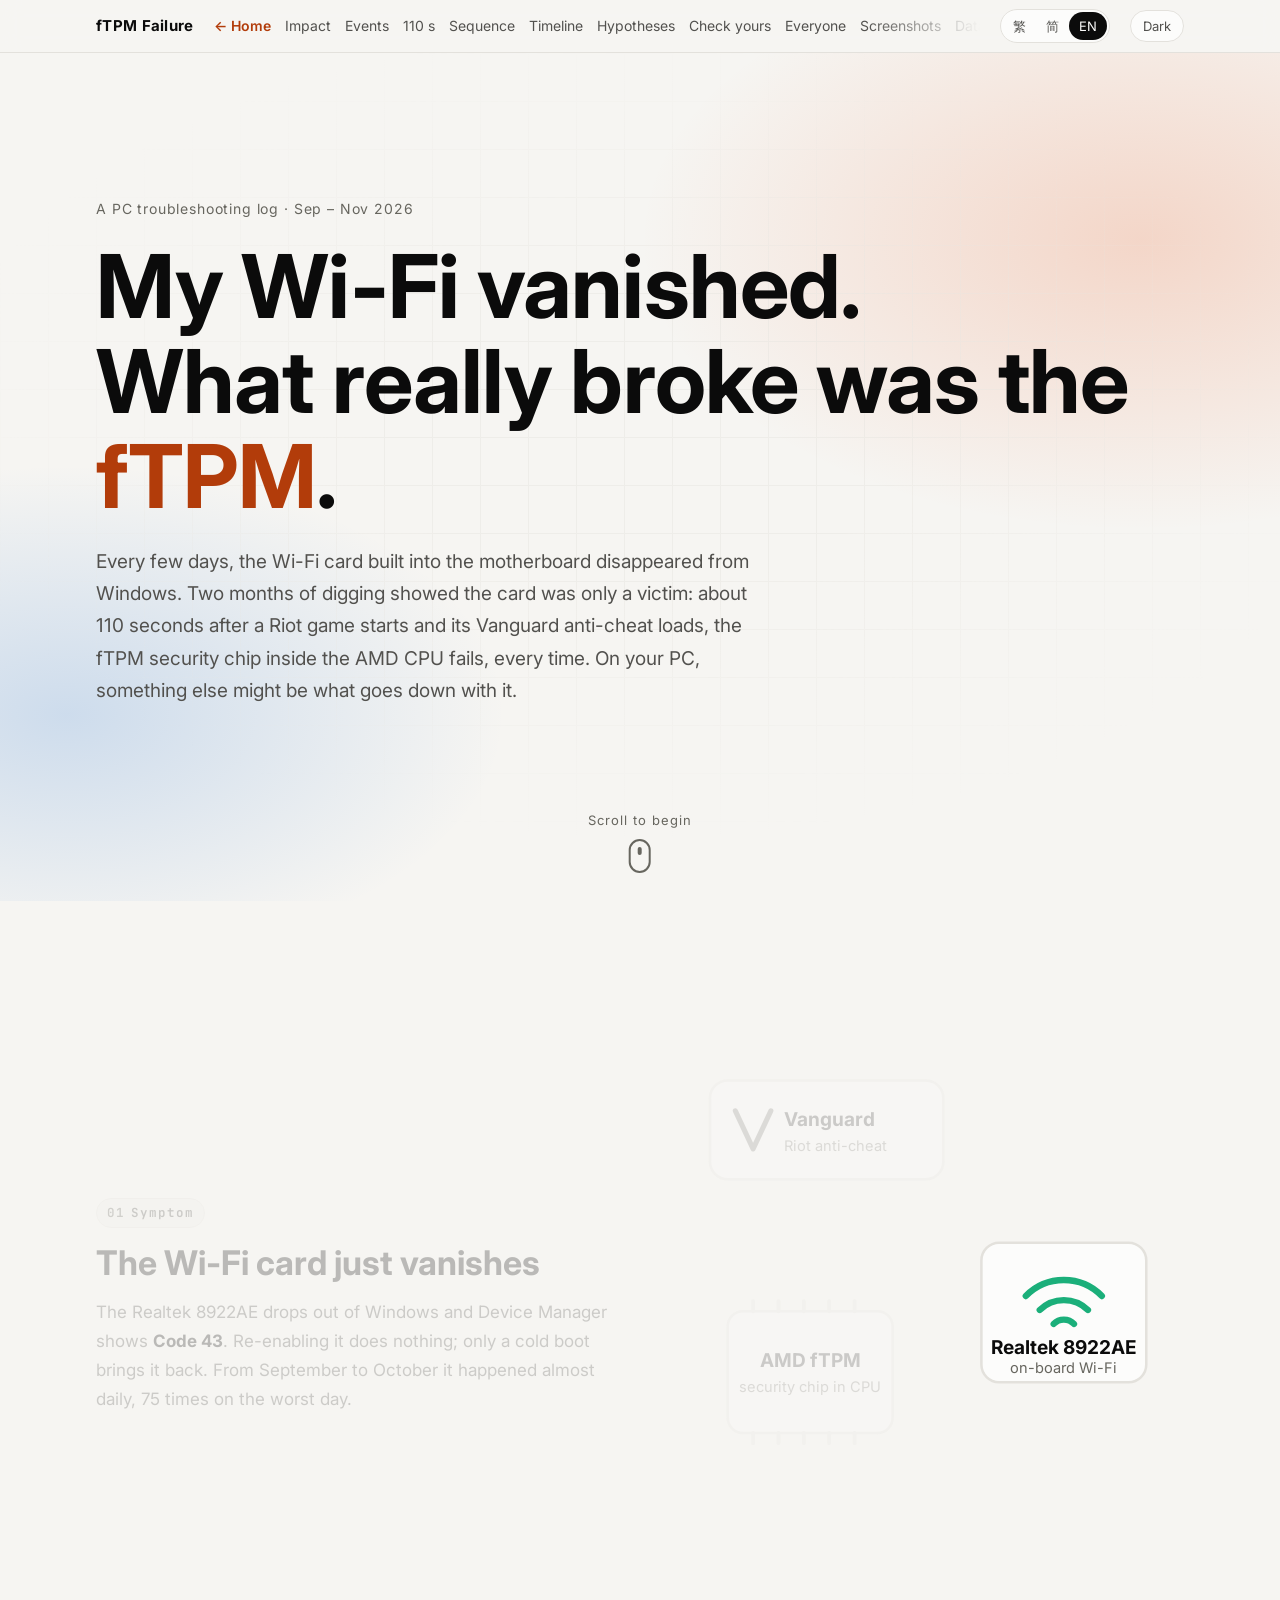
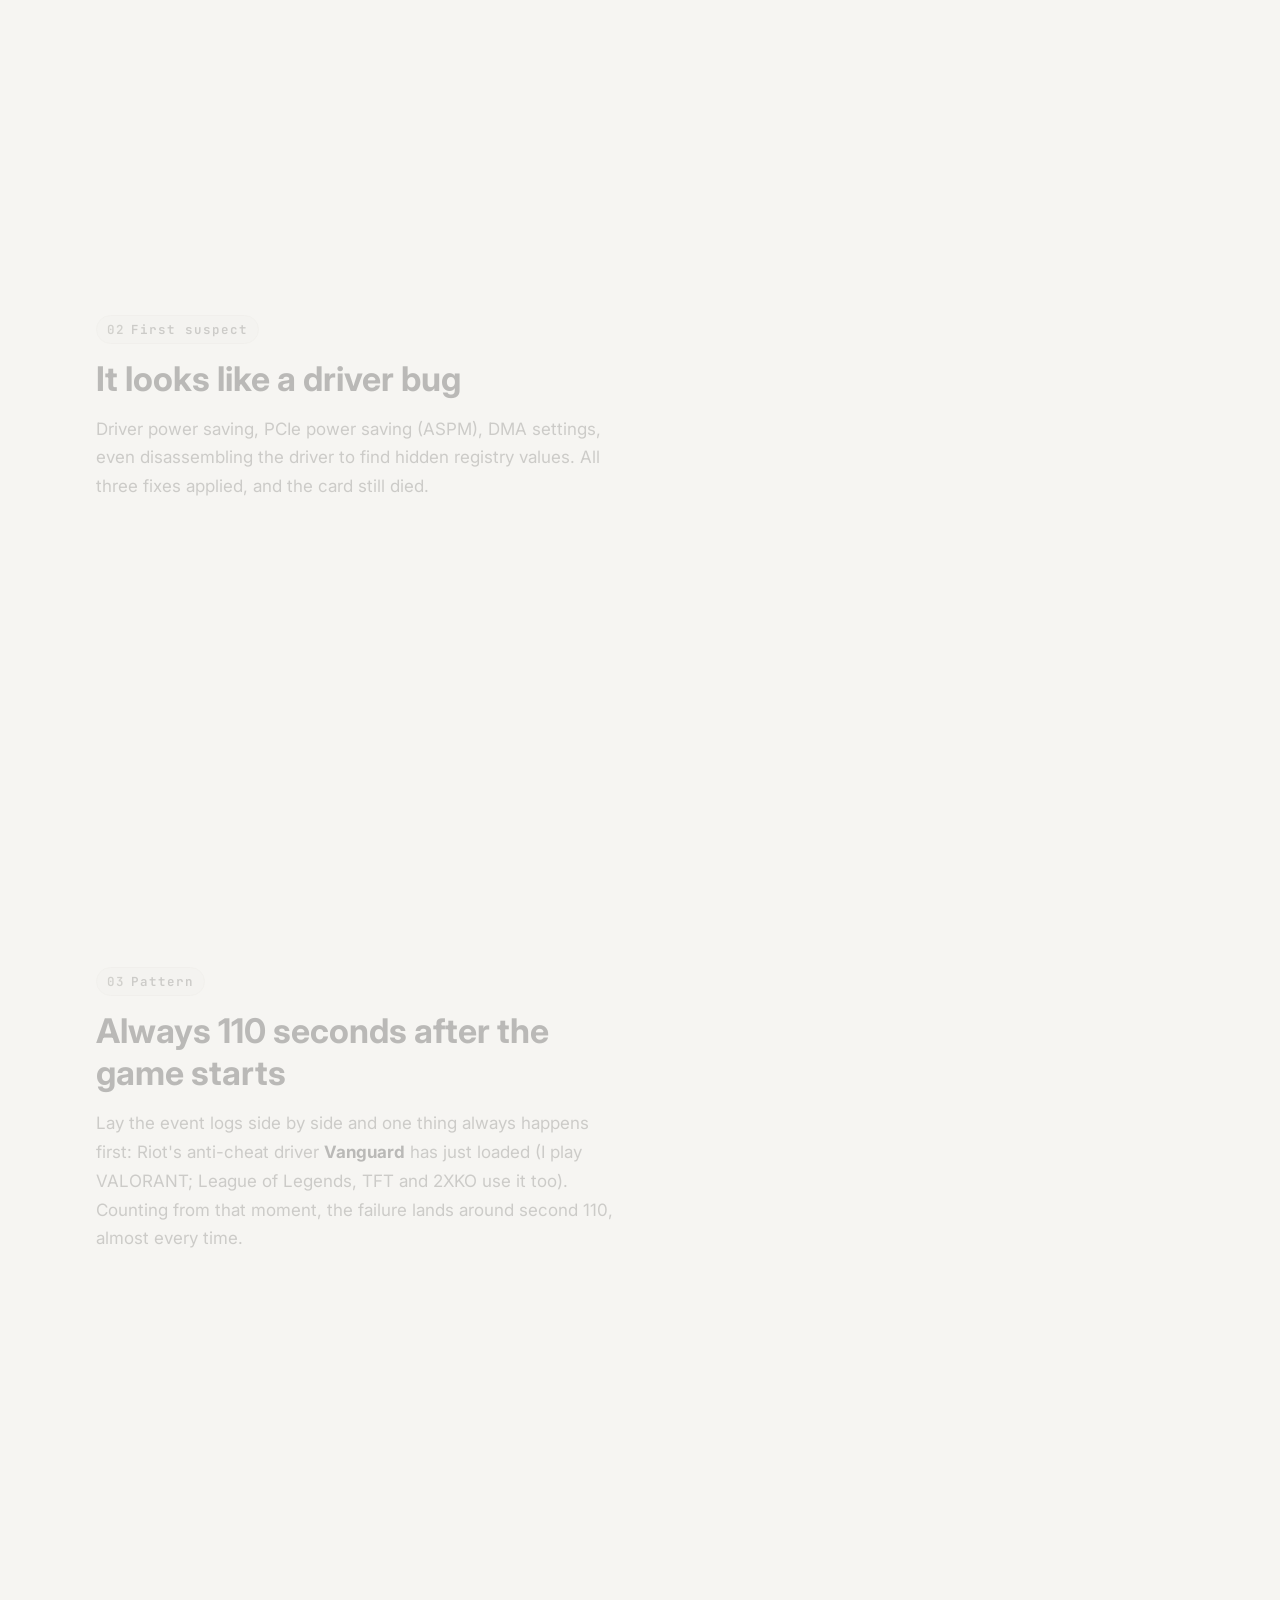
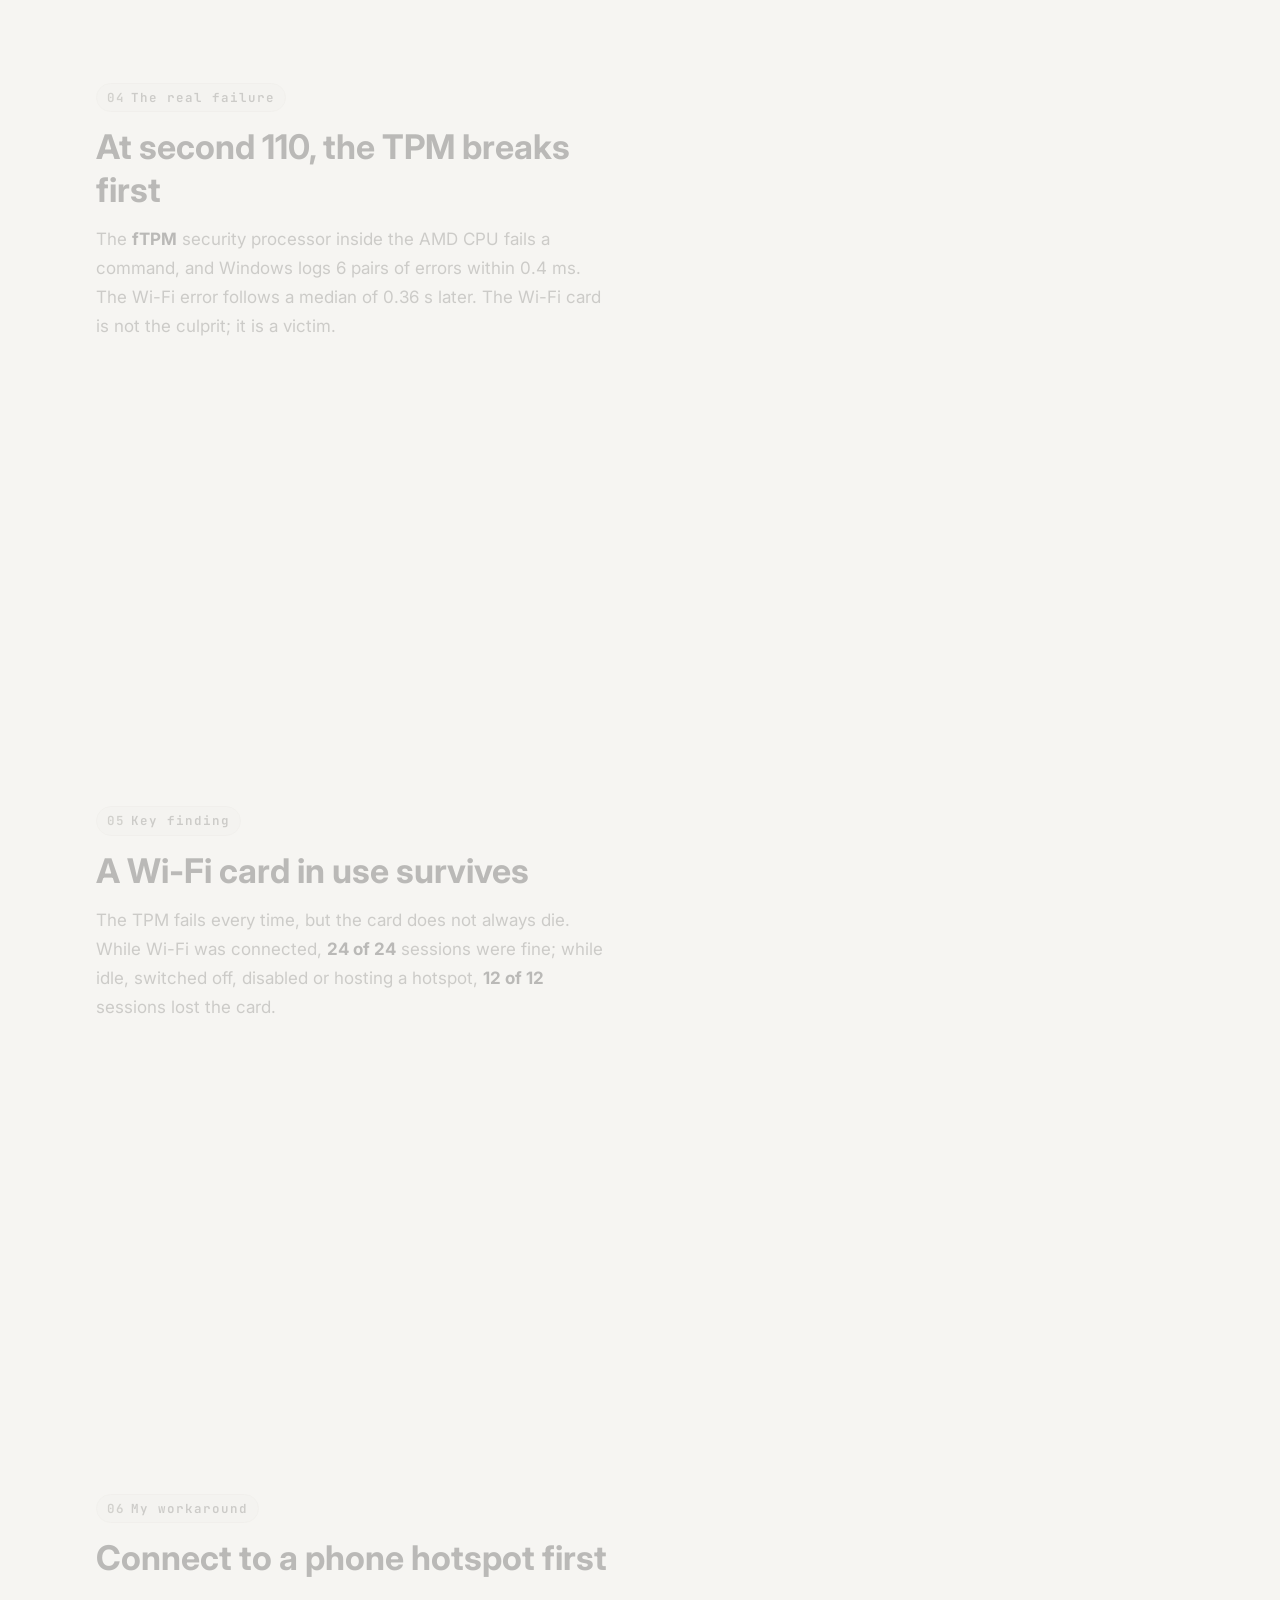
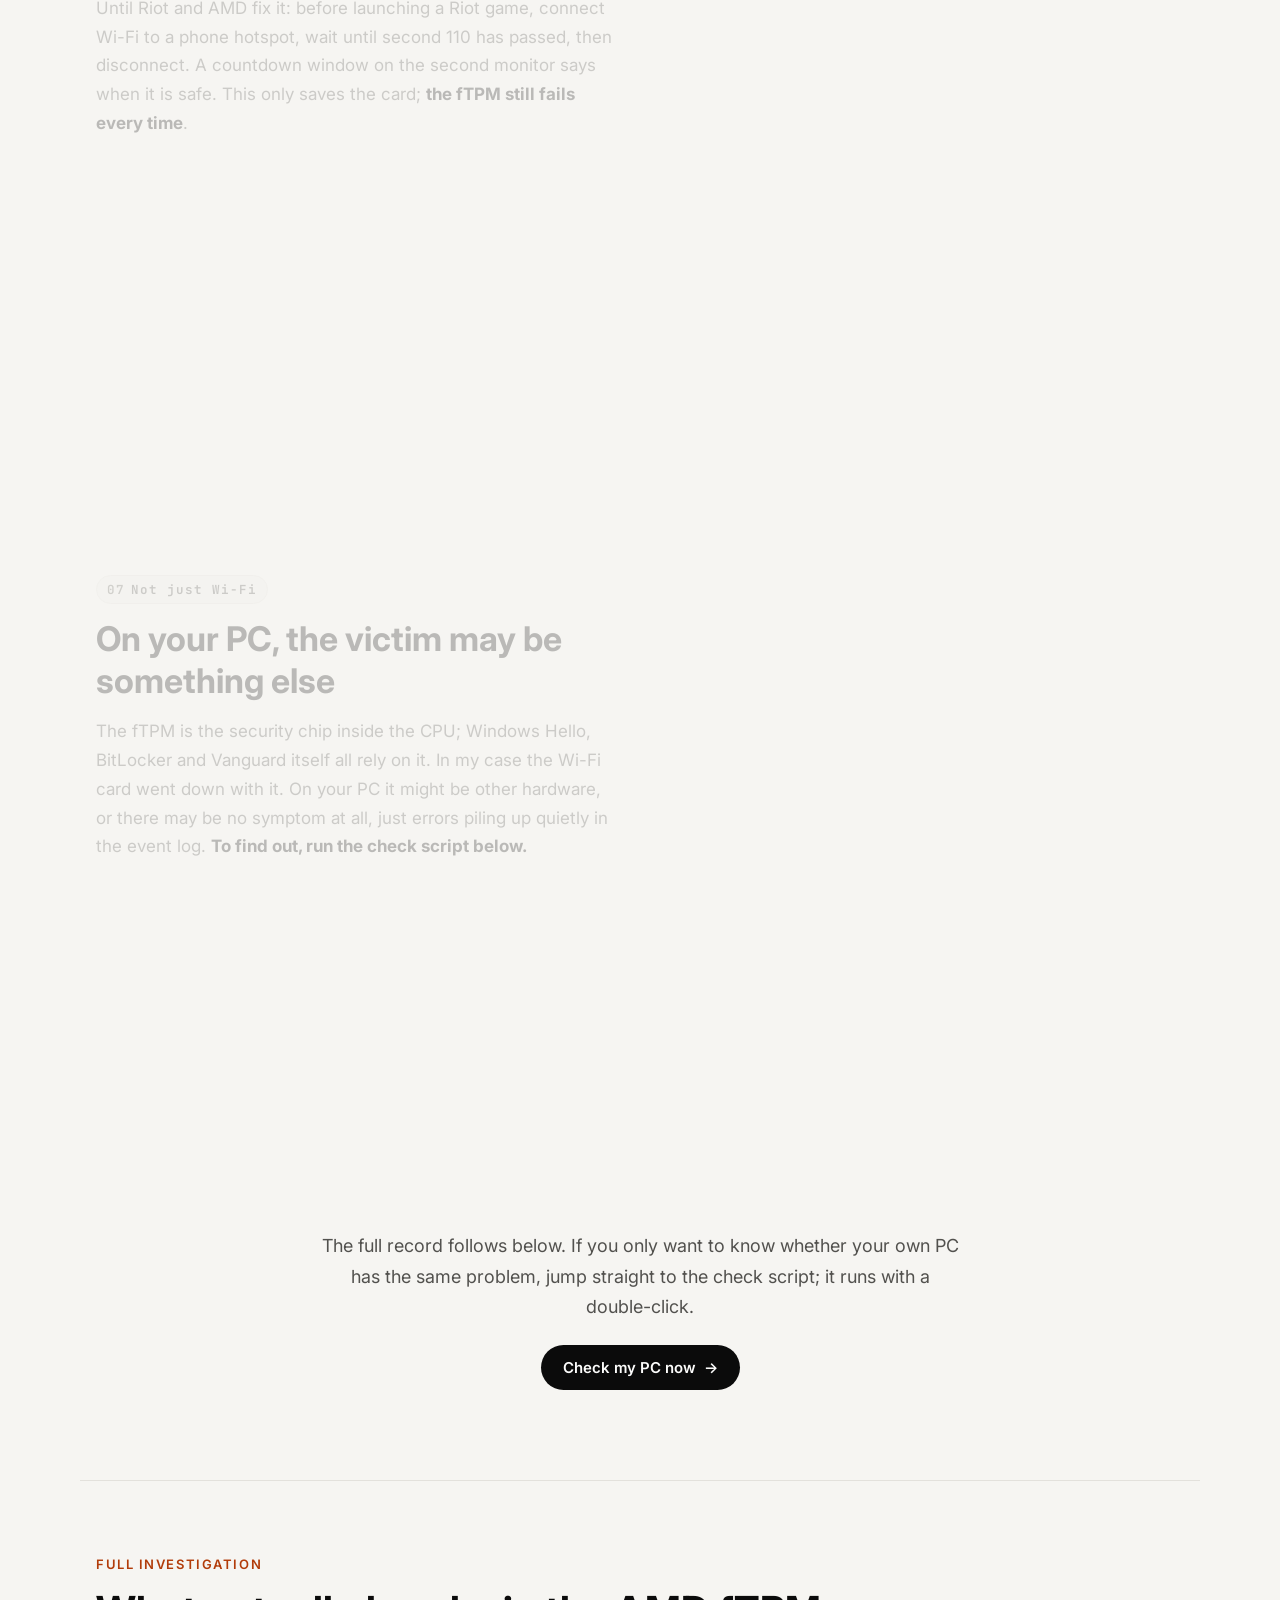
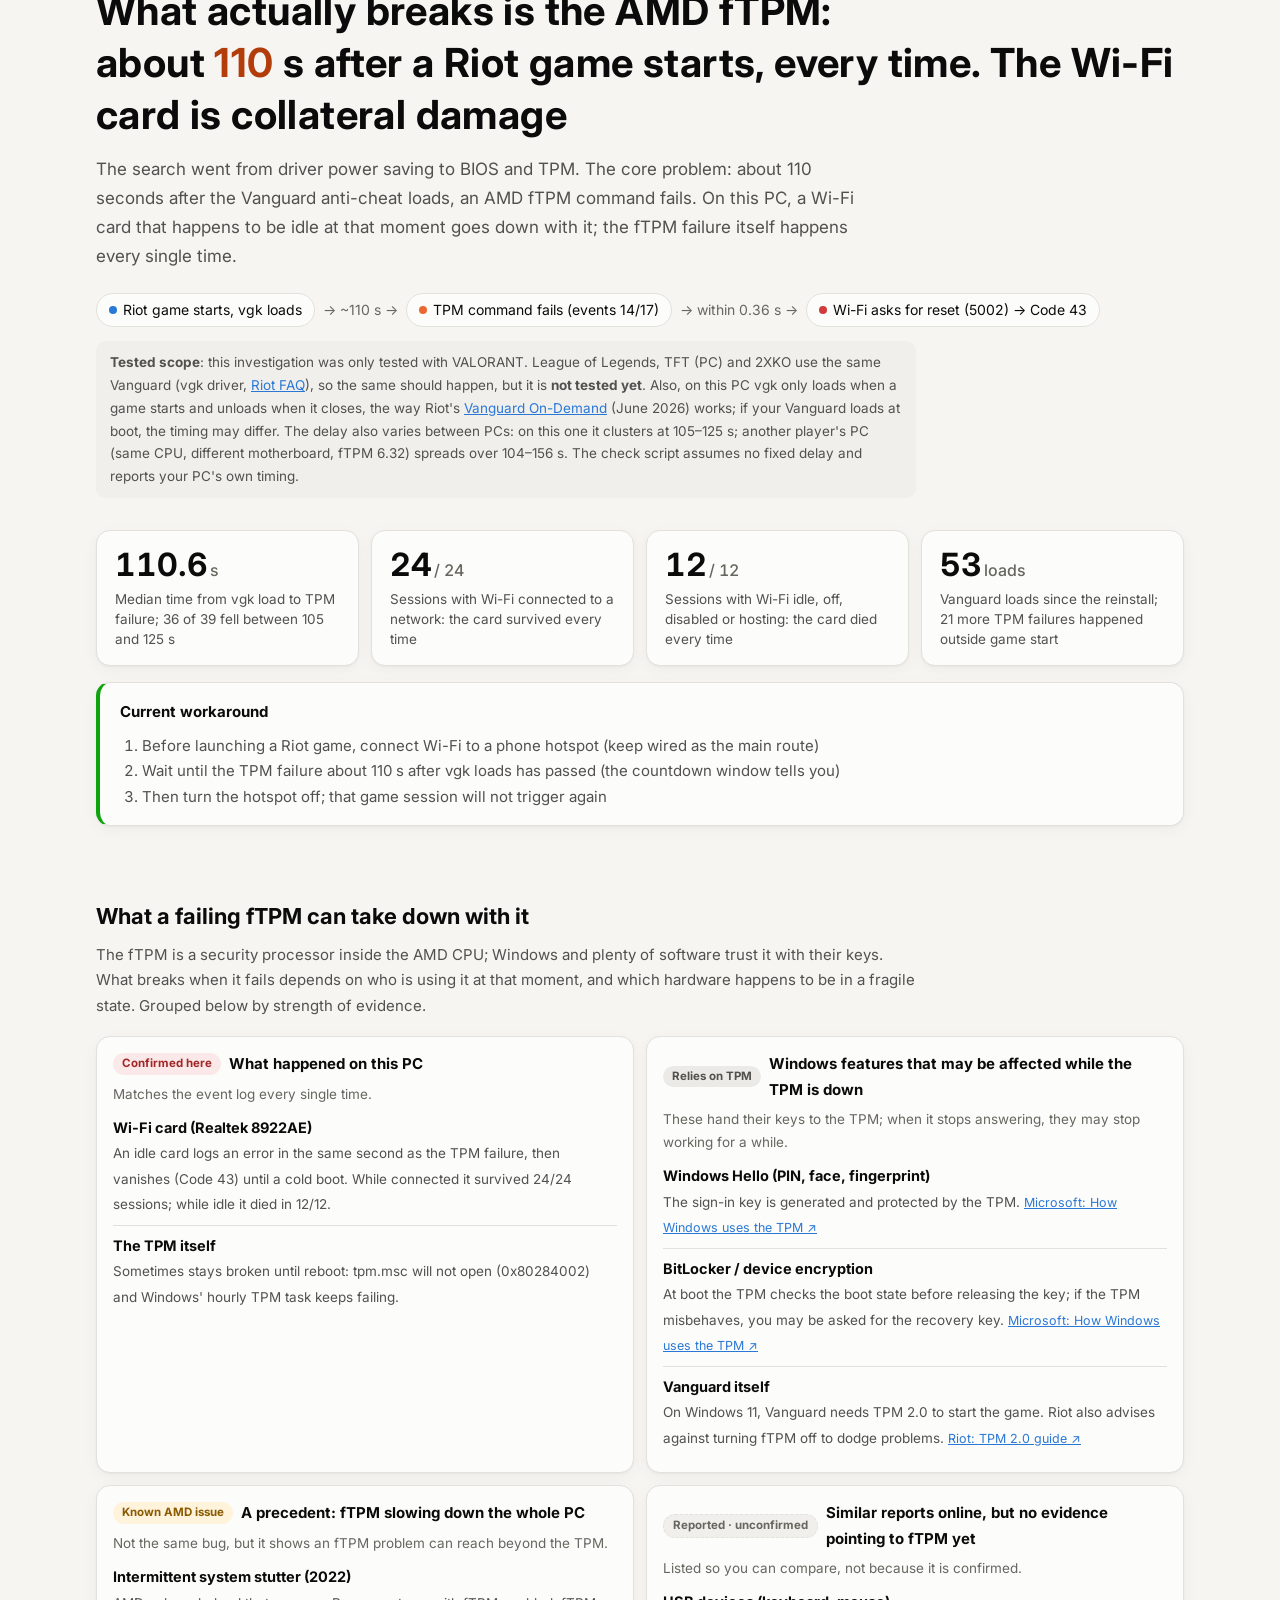
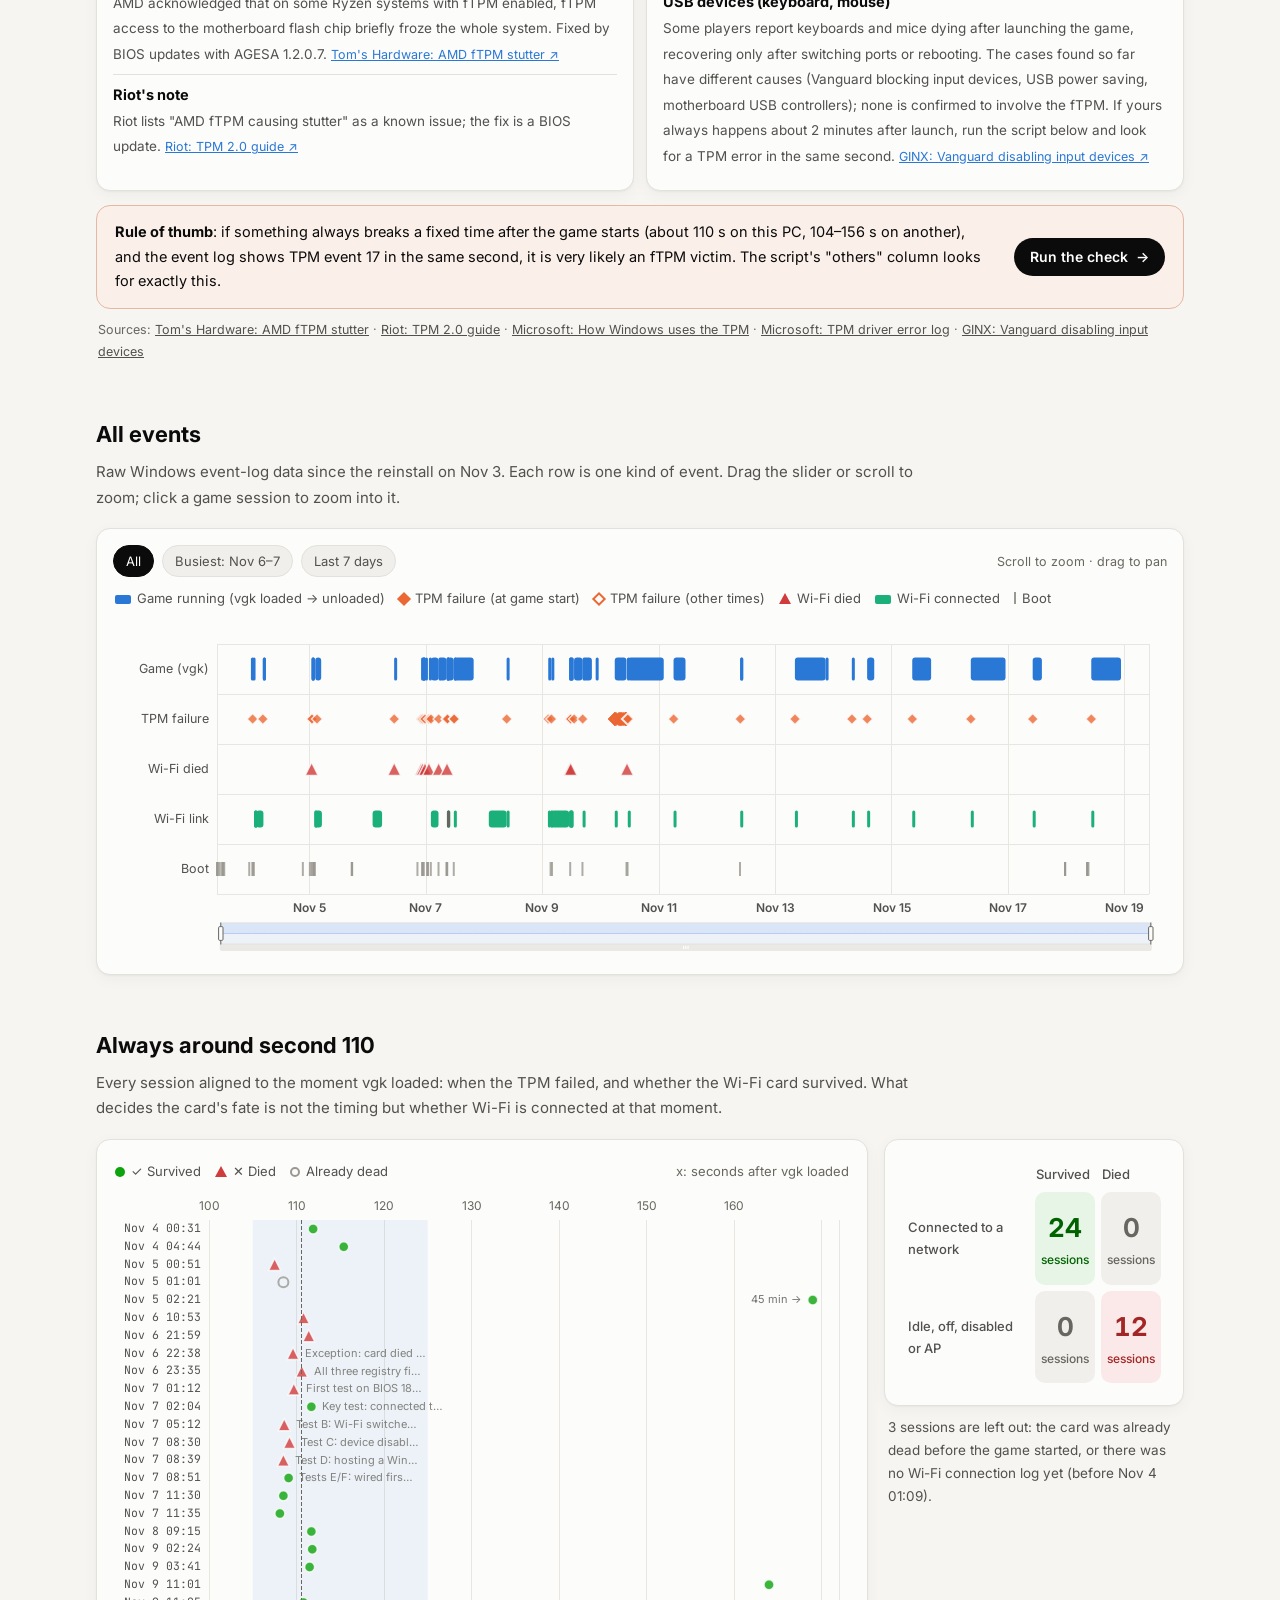
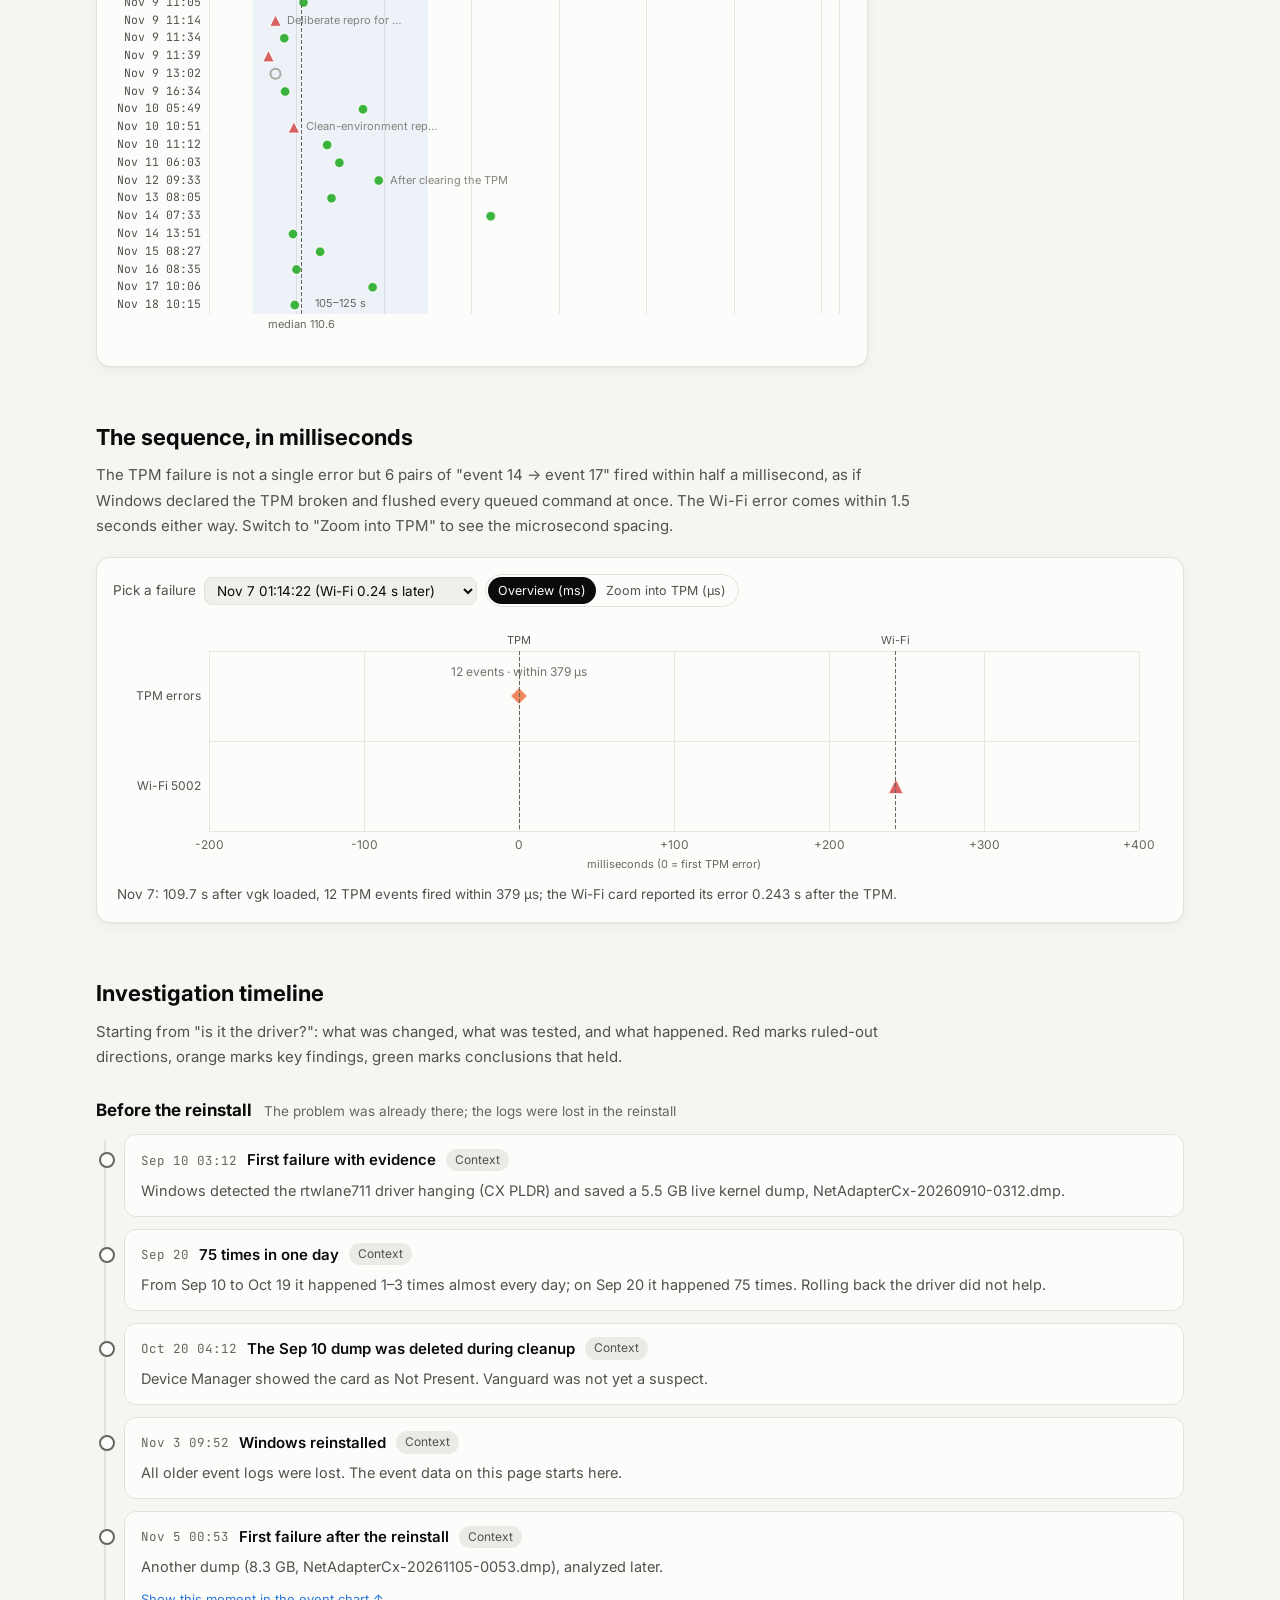
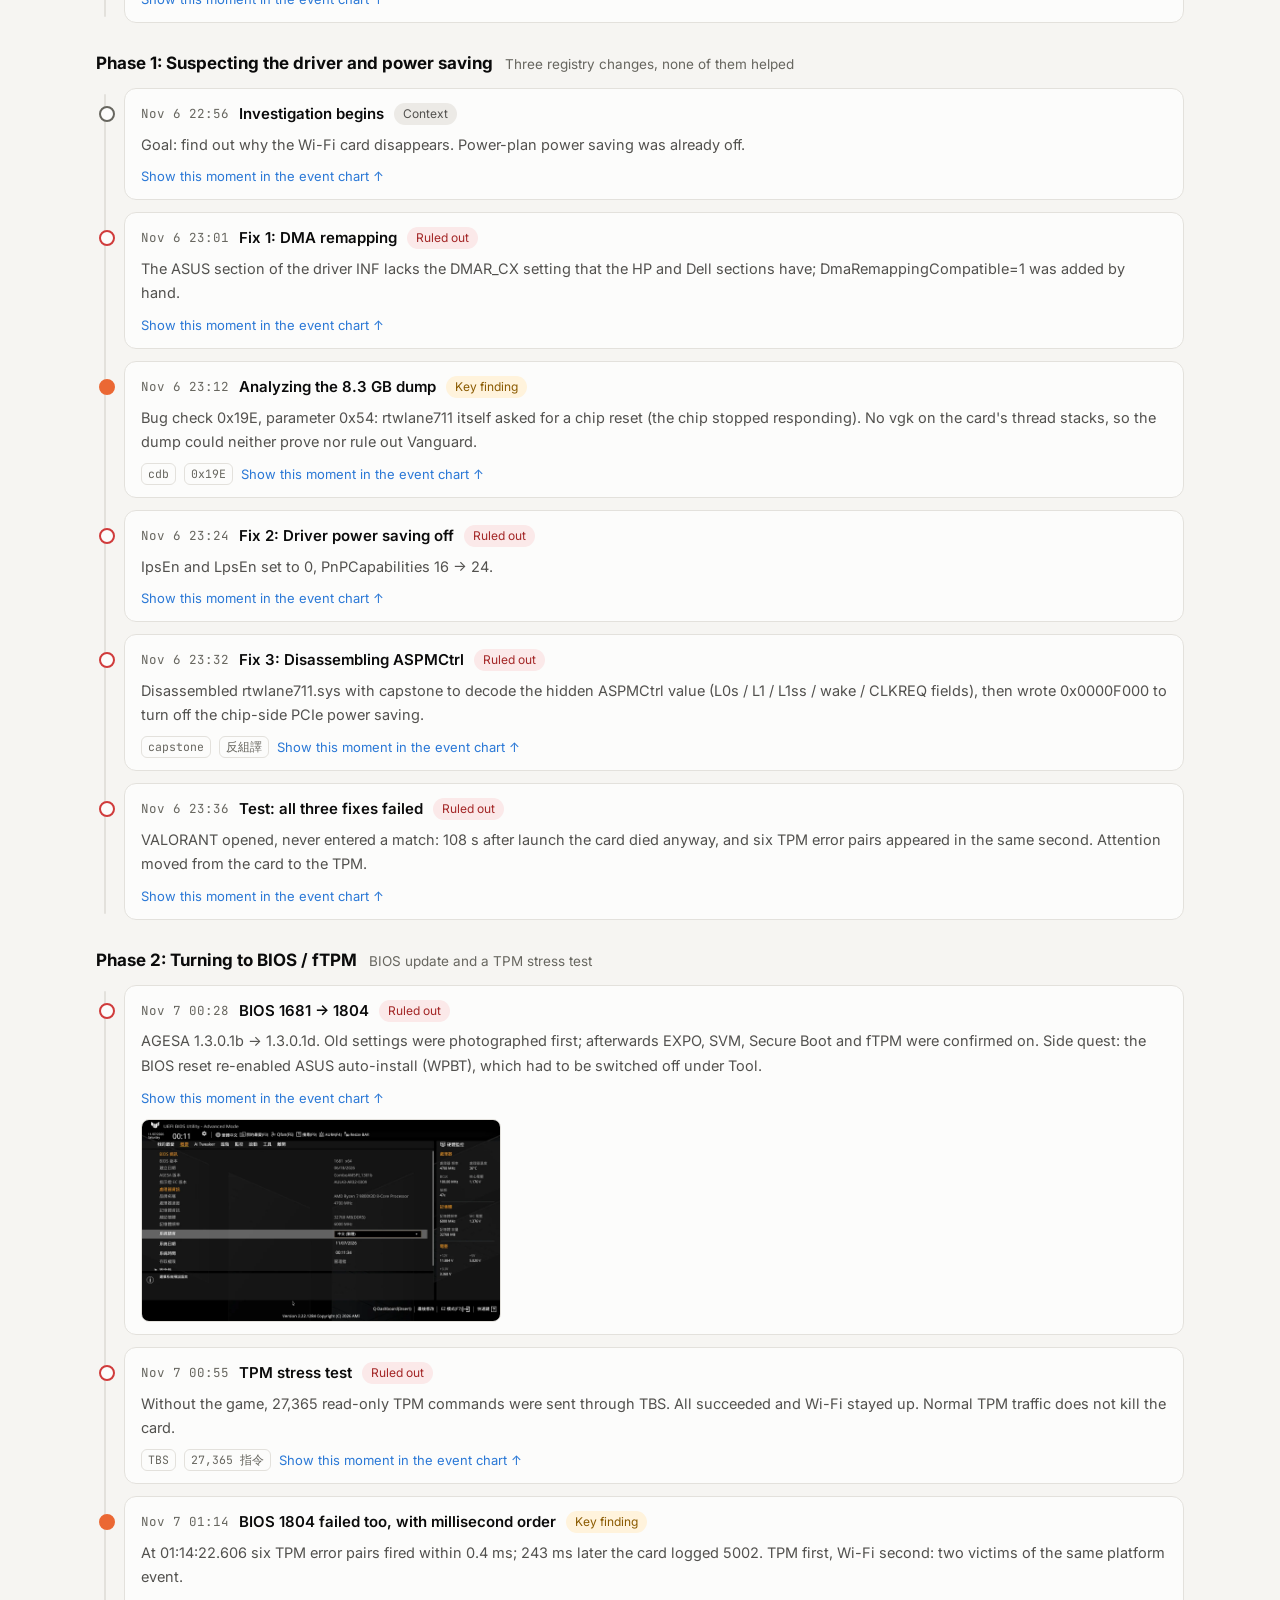
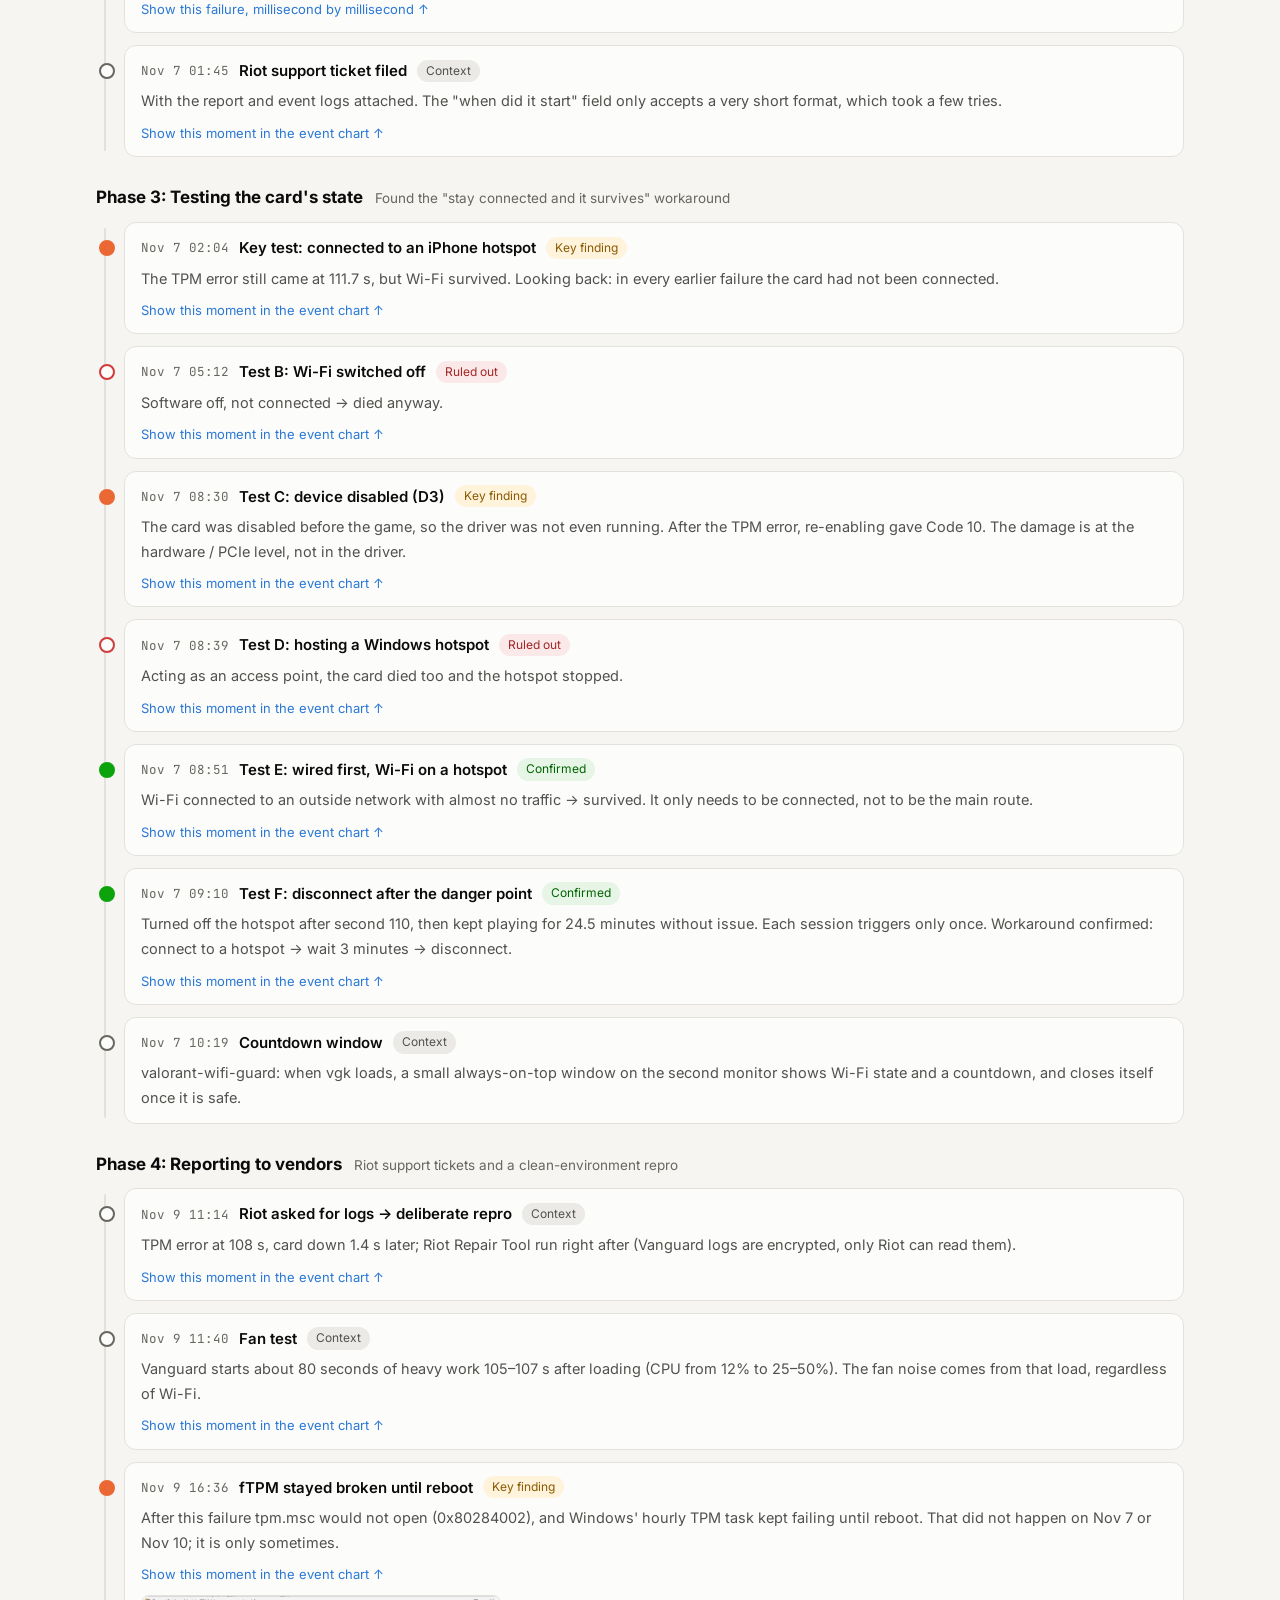
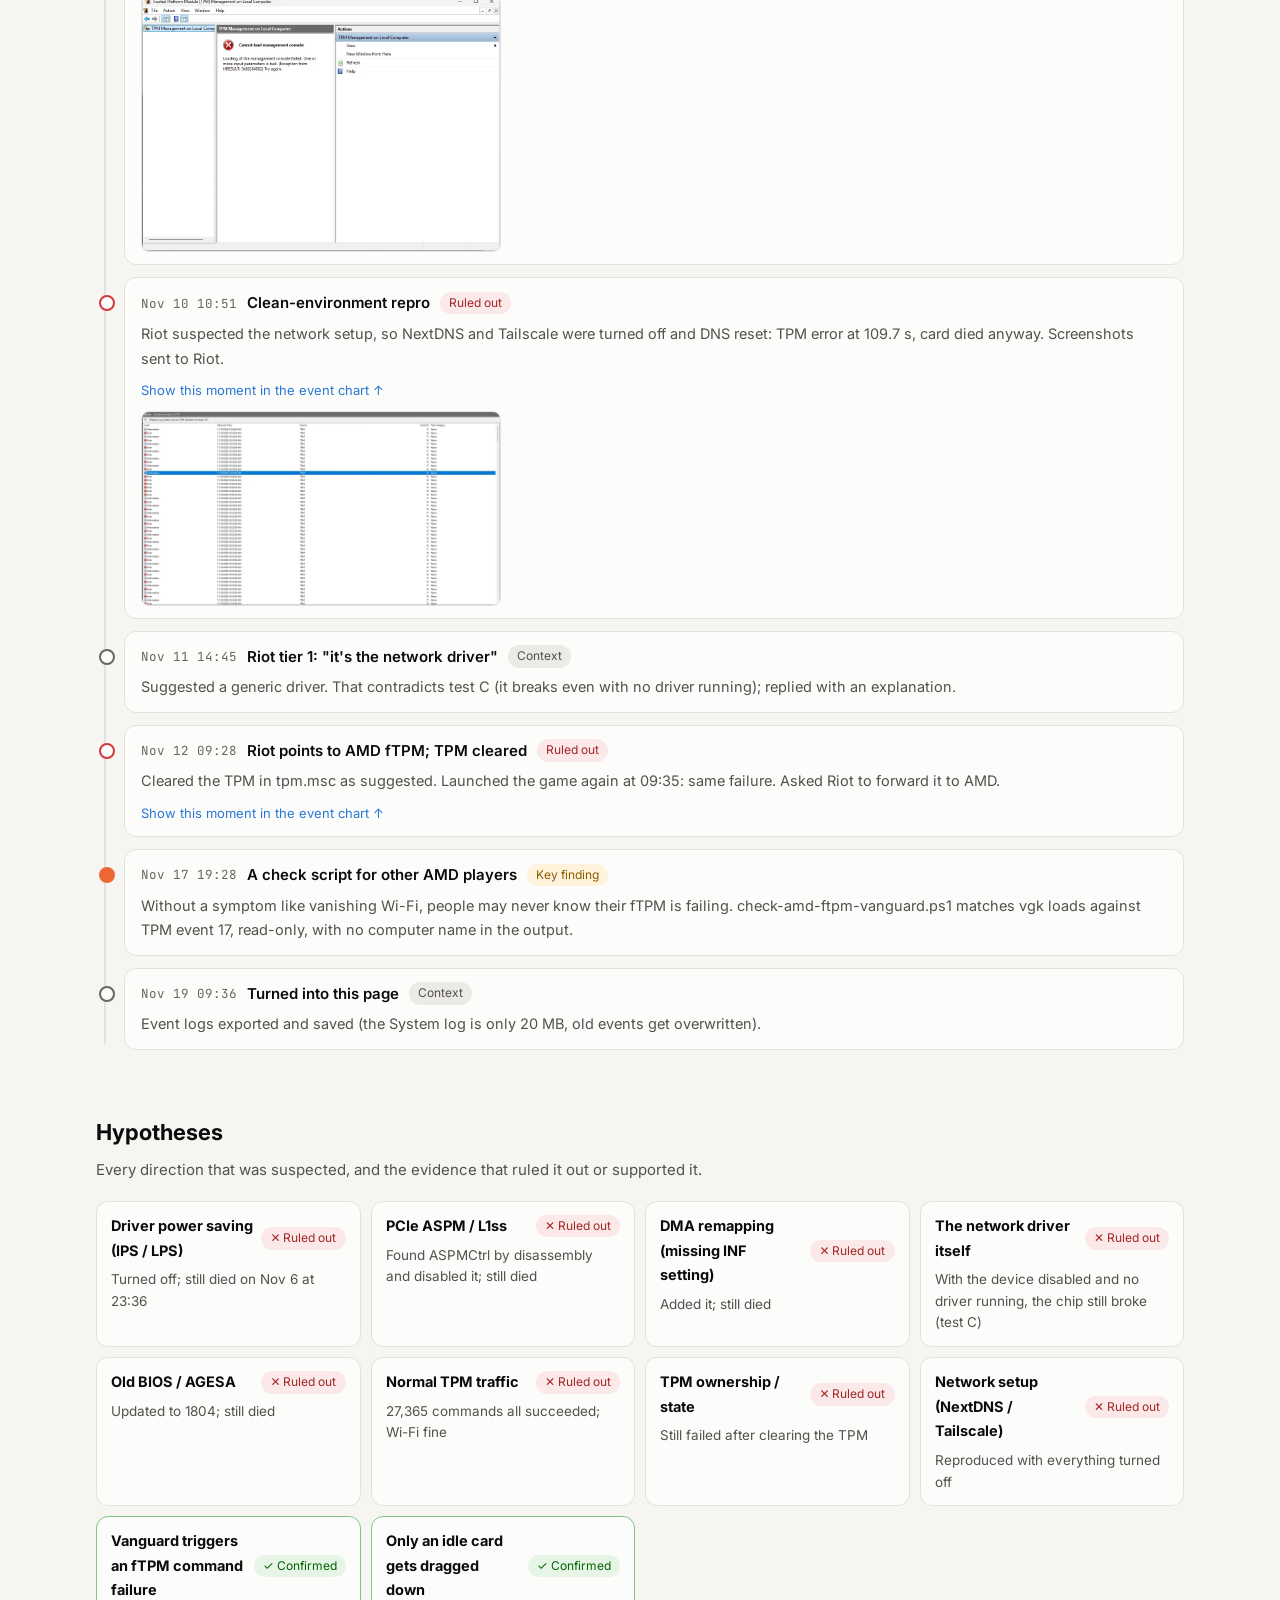
<file: site/investigation.html>
<!doctype html>
<html lang="zh-Hant-TW">
<head>
  <meta charset="utf-8">
  <meta name="viewport" content="width=device-width, initial-scale=1">
  <title>WiFi 消失調查</title>
  <meta name="description" content="完整調查紀錄：開 Riot 遊戲、Vanguard 反作弊載入約 110 秒後，AMD fTPM 指令失敗，連帶拖垮 WiFi 網卡。事件時間軸、毫秒級順序、測試過程與截圖。">
  <meta property="og:type" content="article">
  <meta property="og:site_name" content="AMD fTPM × Vanguard">
  <meta property="og:title" content="完整調查紀錄：AMD fTPM × Riot Vanguard">
  <meta property="og:description" content="從 WiFi 消失一路追到 AMD 安全晶片 fTPM：事件時間軸、毫秒級順序、每一步測試與截圖。">
  <meta property="og:url" content="https://amd-ftpm-vanguard.pages.dev/investigation">
  <meta property="og:image" content="https://amd-ftpm-vanguard.pages.dev/og.png">
  <meta property="og:image:width" content="1200">
  <meta property="og:image:height" content="630">
  <meta name="twitter:card" content="summary_large_image">
  <link rel="icon" href="data:image/svg+xml,%3Csvg xmlns='http://www.w3.org/2000/svg' viewBox='0 0 32 32'%3E%3Crect width='32' height='32' rx='8' fill='%23d95926'/%3E%3Cpath d='M6 13a14 14 0 0 1 20 0M10 17.5a8 8 0 0 1 12 0M14 22a2.6 2.6 0 0 1 4 0' stroke='white' stroke-width='2.6' fill='none' stroke-linecap='round'/%3E%3C/svg%3E">
  <!-- 先套用記住的深色／淺色，避免程式載入前閃一下另一種主題 -->
  <script>try { var t = localStorage.getItem('theme'); if (t === 'dark' || t === 'light') document.documentElement.dataset.theme = t; } catch (e) {}</script>
  <!-- FONTS:BEGIN -->
  <link rel="preconnect" href="https://fonts.googleapis.com">
  <link rel="preconnect" href="https://fonts.gstatic.com" crossorigin>
  <link rel="stylesheet" href="https://fonts.googleapis.com/css2?family=Noto+Sans+SC:wght@400;500;700&family=Noto+Sans+TC:wght@400;500;700&family=Inter:wght@400;500;700&family=JetBrains+Mono:wght@400;500&display=swap">
  <!-- FONTS:END -->
  <link rel="stylesheet" href="style.css?v=709d6da4">
</head>
<body>
  <div class="progress" id="progress"></div>

  <header class="top" id="top">
    <div class="wrap">
      <a class="brand" href="#intro" data-i-label="ui.brand"><span class="b-full" data-i="ui.brand"></span><span class="b-short" data-i="ui.brandShort"></span></a>
      <nav class="nav" id="nav">
        <a href="./" class="nav-home" data-i="ui.nav.home"></a>
        <a href="#impact" data-i="ui.nav.impact"></a>
        <a href="#overview" data-i="ui.nav.overview"></a>
        <a href="#timing" data-i="ui.nav.timing"></a>
        <a href="#ms" data-i="ui.nav.ms"></a>
        <a href="#story" data-i="ui.nav.story"></a>
        <a href="#hyp" data-i="ui.nav.hyp"></a>
        <a href="#test" data-i="ui.nav.test"></a>
        <a href="#stats" data-i="ui.nav.stats"></a>
        <a href="#shots" data-i="ui.nav.shots"></a>
        <a href="#data" data-i="ui.nav.data"></a>
      </nav>
      <div class="seg" id="lang-switch" role="group" aria-label="Language"></div>
      <button class="theme-btn" id="theme-btn" type="button"></button>
    </div>
  </header>

  <!-- ============ 開場：介紹 ============ -->
  <section class="intro" id="intro">
    <div class="intro-hero">
      <div class="wrap">
        <div class="kicker" data-i="intro.kicker"></div>
        <h1 class="intro-title" data-i="intro.title"></h1>
        <p class="intro-sub" data-i="intro.sub"></p>
      </div>
      <a class="cue" href="#scrolly"><span data-i="intro.cue"></span><i></i></a>
    </div>

    <div class="scrolly wrap" id="scrolly">
      <div class="viz-col">
        <div class="viz-sticky">
          <svg class="viz st-0" id="viz" viewBox="0 0 400 400" role="img" aria-label="">
            <defs>
              <marker id="arr" viewBox="0 0 10 10" refX="8" refY="5" markerWidth="6" markerHeight="6" orient="auto-start-reverse">
                <path d="M0 0L10 5L0 10z" class="arr-head"/>
              </marker>
            </defs>

            <!-- 連線 -->
            <path class="link link-vt" d="M110 128 C110 170 110 190 110 232" marker-end="url(#arr)"/>
            <path class="link link-tw" d="M170 280 C215 280 225 230 262 214" marker-end="url(#arr)"/>
            <path class="bolt" d="M196 262l14-12-4 10 14-6-16 18 4-10z"/>

            <!-- Vanguard -->
            <g class="node n-vgk" transform="translate(26 50)">
              <rect width="184" height="78" rx="14"/>
              <path class="glyph" d="M20 24l14 30 14-30" />
              <text x="58" y="36" class="t1" data-i="intro.viz.vgk"></text>
              <text x="58" y="56" class="t2" data-i="intro.viz.vgkSub"></text>
            </g>

            <!-- 計時器 -->
            <g class="timer" transform="translate(300 92)">
              <circle r="52" class="ring-bg"/>
              <circle r="52" class="ring" id="ring" transform="rotate(-90)"/>
              <text y="8" class="tnum" id="tnum">0</text>
              <text y="30" class="tunit" data-i="intro.viz.sec"></text>
            </g>

            <!-- fTPM -->
            <g class="node n-tpm" transform="translate(40 232)">
              <rect width="130" height="96" rx="12"/>
              <g class="pins">
                <path d="M20 0v-8M40 0v-8M60 0v-8M80 0v-8M100 0v-8M20 96v8M40 96v8M60 96v8M80 96v8M100 96v8"/>
              </g>
              <text x="65" y="44" class="t1 c" data-i="intro.viz.tpm"></text>
              <text x="65" y="64" class="t2 c" data-i="intro.viz.tpmSub"></text>
              <g class="pulses"><circle cx="65" cy="48" r="10"/><circle cx="65" cy="48" r="10"/><circle cx="65" cy="48" r="10"/></g>
            </g>
            <text x="105" y="352" class="note n-fail6" data-i="intro.viz.fail6"></text>

            <!-- WiFi 網卡 -->
            <g class="node n-wifi" transform="translate(240 178)">
              <rect width="130" height="110" rx="14"/>
              <g class="waves" transform="translate(65 52)">
                <path d="M-30-10a42 42 0 0 1 60 0"/><path d="M-19 1a27 27 0 0 1 38 0"/><path d="M-8 12a11 11 0 0 1 16 0"/>
              </g>
              <path class="cross" d="M45 30l40 40M85 30l-40 40"/>
              <text x="65" y="88" class="t1 c" data-i="intro.viz.wifi"></text>
              <text x="65" y="103" class="t2 c" data-i="intro.viz.wifiSub"></text>
            </g>
            <g class="badge43" transform="translate(305 168)">
              <rect x="-38" y="-14" width="76" height="26" rx="13"/>
              <text y="4" class="c" data-i="intro.viz.code43"></text>
            </g>

            <!-- 三個無效修正 -->
            <g class="fixes">
              <g transform="translate(232 316)"><rect width="44" height="24" rx="12"/><text x="22" y="16" class="c" data-i="intro.viz.fix1"></text><path d="M4 12h36"/></g>
              <g transform="translate(283 316)"><rect width="44" height="24" rx="12"/><text x="22" y="16" class="c" data-i="intro.viz.fix2"></text><path d="M4 12h36"/></g>
              <g transform="translate(334 316)"><rect width="44" height="24" rx="12"/><text x="22" y="16" class="c" data-i="intro.viz.fix3"></text><path d="M4 12h36"/></g>
            </g>

            <!-- 連線 vs 閒置 -->
            <g class="split-res">
              <g transform="translate(232 306)" class="res-ok"><rect width="70" height="56" rx="12"/><text x="35" y="22" class="c lbl" data-i="intro.viz.conn"></text><text x="35" y="46" class="c big" id="viz-ok">24/24</text></g>
              <g transform="translate(308 306)" class="res-bad"><rect width="70" height="56" rx="12"/><text x="35" y="22" class="c lbl" data-i="intro.viz.idle"></text><text x="35" y="46" class="c big" id="viz-bad">12/12</text></g>
            </g>

            <!-- 手機熱點 -->
            <g class="phone" transform="translate(305 314)">
              <rect x="-17" y="0" width="34" height="56" rx="7"/>
              <path class="pw" d="M-9 22a13 13 0 0 1 18 0M-4 28a6 6 0 0 1 8 0"/>
              <text x="30" y="34" class="ph-lbl" data-i="intro.viz.phone"></text>
            </g>
            <path class="link link-phone" d="M305 312 L305 292" />

            <!-- step 7：fTPM 出錯可能拖下水的東西 -->
            <g class="fan">
              <path class="fl" d="M170 270 C200 270 200 64 226 64"/>
              <path class="fl" d="M170 276 C205 276 205 144 226 144"/>
              <path class="fl" d="M170 282 C205 282 205 224 226 224"/>
              <path class="fl" d="M170 288 C200 288 200 304 226 304"/>
              <g class="fb fb-hit" transform="translate(226 40)"><rect width="164" height="48" rx="12"/><text x="14" y="21" class="ft1" data-i="intro.viz.fan1"></text><text x="14" y="38" class="ft2" data-i="intro.viz.fan1s"></text></g>
              <g class="fb fb-maybe" transform="translate(226 120)"><rect width="164" height="48" rx="12"/><text x="14" y="21" class="ft1" data-i="intro.viz.fan2"></text><text x="14" y="38" class="ft2" data-i="intro.viz.fan2s"></text></g>
              <g class="fb" transform="translate(226 200)"><rect width="164" height="48" rx="12"/><text x="14" y="21" class="ft1" data-i="intro.viz.fan3"></text><text x="14" y="38" class="ft2" data-i="intro.viz.fan3s"></text></g>
              <g class="fb" transform="translate(226 280)"><rect width="164" height="48" rx="12"/><text x="14" y="21" class="ft1" data-i="intro.viz.fan4"></text><text x="14" y="38" class="ft2" data-i="intro.viz.fan4s"></text></g>
            </g>
          </svg>
        </div>
      </div>

      <div class="steps" id="steps"></div>
    </div>

    <div class="intro-cta wrap">
      <p data-i="intro.cta"></p>
      <a class="btn" href="#test"><span data-i="intro.ctaBtn"></span> →</a>
    </div>
  </section>

  <!-- ============ 完整報告 ============ -->
  <main class="wrap report" id="report">
    <section class="hero reveal">
      <div class="eyebrow" data-i="report.eyebrow"></div>
      <h2 class="h1" id="report-h1"></h2>
      <p class="lede" data-i="report.lede"></p>
      <div class="chain" id="chain" aria-label="trigger chain"></div>
      <p class="scope" data-i="report.scope"></p>
      <div class="tiles" id="tiles"></div>
      <div class="fix">
        <h3 data-i="report.fixTitle"></h3>
        <ol id="workaround"></ol>
      </div>
    </section>

    <section class="block reveal" id="impact">
      <h2 data-i="impact.h"></h2>
      <p class="desc" data-i="impact.desc"></p>
      <div class="impact" id="impact-list"></div>
      <div class="callout">
        <p data-i="impact.rule"></p>
        <a class="btn btn-sm" href="#test"><span data-i="impact.ruleBtn"></span> →</a>
      </div>
      <p class="sources" id="impact-sources"></p>
    </section>

    <section class="block reveal" id="overview">
      <h2 data-i="overview.h"></h2>
      <p class="desc" id="overview-desc" data-i="overview.desc"></p>
      <div class="card">
        <div class="toolbar" id="lane-presets">
          <button class="chip on" data-range="all" type="button" aria-pressed="true" data-i="overview.presets.all"></button>
          <button class="chip" data-range="peak" type="button" aria-pressed="false" data-i="overview.presets.peak"></button>
          <button class="chip" data-range="week" type="button" aria-pressed="false" data-i="overview.presets.week"></button>
          <span class="hint" data-i="overview.hint"></span>
        </div>
        <div class="legend">
          <span><i class="lg-bar" style="background:var(--c-vgk)"></i><span data-i="overview.legend.session"></span></span>
          <span><i class="lg-dia" style="background:var(--c-tpm)"></i><span data-i="overview.legend.tpmIn"></span></span>
          <span><i class="lg-dia" style="border:2px solid var(--c-tpm)"></i><span data-i="overview.legend.tpmOut"></span></span>
          <span><i class="lg-tri" style="color:var(--c-fail)"></i><span data-i="overview.legend.fail"></span></span>
          <span><i class="lg-bar" style="background:var(--c-conn)"></i><span data-i="overview.legend.conn"></span></span>
          <span><i class="lg-tick" style="background:var(--c-boot)"></i><span data-i="overview.legend.boot"></span></span>
        </div>
        <div id="chart-lanes" class="chart" role="img" data-i-label="a11y.lanes" aria-describedby="overview-desc"></div>
      </div>
    </section>

    <section class="block reveal" id="timing">
      <h2 data-i="timing.h"></h2>
      <p class="desc" id="timing-desc" data-i="timing.desc"></p>
      <div class="split">
        <div class="card">
          <div class="legend">
            <span><i class="lg-dot" style="background:var(--c-good)"></i><span data-i="timing.legend.ok"></span></span>
            <span><i class="lg-tri" style="color:var(--c-fail)"></i><span data-i="timing.legend.fail"></span></span>
            <span><i class="lg-ring" style="color:var(--c-boot)"></i><span data-i="timing.legend.down"></span></span>
            <span class="legend-axis" data-i="timing.legend.axis"></span>
          </div>
          <div id="chart-offset" class="chart" role="img" data-i-label="a11y.offset" aria-describedby="timing-desc matrix-note"></div>
        </div>
        <div class="sticky-side">
          <div class="card">
            <table class="matrix">
              <thead><tr><th></th><th id="mx-c0"></th><th id="mx-c1"></th></tr></thead>
              <tbody id="matrix"></tbody>
            </table>
          </div>
          <p class="side-note" id="matrix-note"></p>
        </div>
      </div>
    </section>

    <section class="block reveal" id="ms">
      <h2 data-i="ms.h"></h2>
      <p class="desc" data-i="ms.desc"></p>
      <div class="card">
        <div class="toolbar">
          <label for="ms-sel" class="lbl" data-i="ms.pick"></label>
          <select id="ms-sel" class="sel"></select>
          <span class="seg seg-sm" id="ms-mode">
            <button type="button" data-mode="ms" class="on" aria-pressed="true" data-i="ms.modeMs"></button>
            <button type="button" data-mode="us" aria-pressed="false" data-i="ms.modeUs"></button>
          </span>
        </div>
        <div id="chart-ms" class="chart" role="img" data-i-label="a11y.ms" aria-describedby="ms-caption"></div>
        <p class="ms-caption" id="ms-caption"></p>
      </div>
    </section>

    <section class="block reveal" id="story">
      <h2 data-i="story.h"></h2>
      <p class="desc" data-i="story.desc"></p>
      <div id="story-list"></div>
    </section>

    <section class="block reveal" id="hyp">
      <h2 data-i="hyp.h"></h2>
      <p class="desc" data-i="hyp.desc"></p>
      <div class="hyp" id="hyp-list"></div>
    </section>

    <section class="block reveal" id="test">
      <h2 data-i="test.h"></h2>
      <p class="desc" data-i="test.desc"></p>
      <div class="prereq">
        <h3 data-i="test.preH"></h3>
        <ul class="ticks safe" id="test-pre"></ul>
        <p class="pre-no" data-i="test.preNo"></p>
        <p class="small" data-i="test.preHow"></p>
      </div>
      <div class="test-grid">
        <div class="card">
          <h3 data-i="test.whatH"></h3>
          <ul class="ticks" id="test-what"></ul>
          <h3 data-i="test.safeH"></h3>
          <ul class="ticks safe" id="test-safe"></ul>
          <p class="src-link"><a href="https://github.com/Kiwi0-0iwiK/amd-ftpm-vanguard/blob/main/site/downloads/check-amd-ftpm-vanguard.ps1" target="_blank" rel="noopener"><svg viewBox="0 0 16 16" aria-hidden="true"><path d="M8 0C3.58 0 0 3.58 0 8c0 3.54 2.29 6.53 5.47 7.59.4.07.55-.17.55-.38v-1.33c-2.23.48-2.7-1.07-2.7-1.07-.36-.92-.89-1.17-.89-1.17-.73-.5.06-.49.06-.49.8.06 1.23.83 1.23.83.72 1.22 1.88.87 2.34.66.07-.52.28-.87.51-1.07-1.78-.2-3.65-.89-3.65-3.95 0-.87.31-1.59.82-2.15-.08-.2-.36-1.02.08-2.12 0 0 .67-.21 2.2.82a7.6 7.6 0 0 1 4 0c1.53-1.04 2.2-.82 2.2-.82.44 1.1.16 1.92.08 2.12.51.56.82 1.27.82 2.15 0 3.07-1.87 3.75-3.65 3.95.29.25.54.73.54 1.48v2.2c0 .21.15.46.55.38A8.01 8.01 0 0 0 16 8c0-4.42-3.58-8-8-8z"/></svg><span data-i="test.source"></span></a></p>
        </div>
        <div class="card">
          <div class="dl-opt">
            <h3 data-i="test.batH"></h3>
            <p class="small top0" data-i="test.batDesc"></p>
            <a class="btn dl" id="dl-bat" href="downloads/check-amd-ftpm-vanguard.bat" download="check-amd-ftpm-vanguard.bat">
              <svg viewBox="0 0 24 24" aria-hidden="true"><path d="M12 4v11m0 0l-4.5-4.5M12 15l4.5-4.5M5 19h14"/></svg>
              <span data-i="test.dlBat"></span>
            </a>
            <ol class="howto" id="test-how-bat"></ol>
            <div class="filemeta"><code>check-amd-ftpm-vanguard.bat</code> · SHA-256 <code class="hash" id="hash-bat"></code></div>
          </div>
          <details class="dl-opt adv" id="adv-ps1">
            <summary><span data-i="test.advH"></span></summary>
            <p class="small top0" data-i="test.advDesc"></p>
            <a class="btn dl btn-ghost" id="dl-ps1" href="downloads/check-amd-ftpm-vanguard.ps1" download="check-amd-ftpm-vanguard.ps1">
              <svg viewBox="0 0 24 24" aria-hidden="true"><path d="M12 4v11m0 0l-4.5-4.5M12 15l4.5-4.5M5 19h14"/></svg>
              <span data-i="test.dlPs1"></span>
            </a>
            <ol class="howto" id="test-how"></ol>
            <div class="cmd">
              <code id="cmd-text" tabindex="0" role="region" data-i-label="a11y.cmd">powershell -NoProfile -ExecutionPolicy Bypass -File .\check-amd-ftpm-vanguard.ps1</code>
              <button type="button" class="copy" id="cmd-copy" data-i="test.copy"></button>
            </div>
            <p class="small" data-i="test.cmdNote"></p>
            <div class="filemeta"><code>check-amd-ftpm-vanguard.ps1</code> · SHA-256 <code class="hash" id="hash-ps1"></code></div>
          </details>
        </div>
      </div>
      <div class="card term-card">
        <h3 data-i="test.sampleH"></h3>
        <pre class="term" id="sample" tabindex="0" role="region" data-i-label="test.sampleH"></pre>
        <p class="small term-note" data-i="test.shortNote"></p>
      </div>
      <h3 class="sub-h" data-i="test.resultH"></h3>
      <div class="results" id="test-results"></div>

      <!-- 看自己的結果（全部在瀏覽器裡處理）＋匿名分享 -->
      <div class="card analyze" id="analyze">
        <h3 data-i="an.h"></h3>
        <p class="small top0" data-i="an.desc"></p>
        <label class="drop" id="drop" tabindex="0">
          <input type="file" id="file-in" accept=".txt,text/plain" hidden>
          <svg viewBox="0 0 24 24" aria-hidden="true"><path d="M12 16V4m0 0L7.5 8.5M12 4l4.5 4.5M5 20h14"/></svg>
          <span data-i="an.drop"></span>
        </label>
        <p class="an-err" id="an-err" role="alert" hidden></p>
        <div id="an-out" hidden>
          <div class="an-head" id="an-head"></div>
          <div class="an-grid">
            <div class="an-chart"><div id="chart-mine" class="chart" role="img" data-i-label="a11y.mine" aria-describedby="an-head"></div></div>
            <div class="an-side" id="an-side"></div>
          </div>
          <div class="share" id="share">
            <h3 data-i="sh.h"></h3>
            <p class="small top0" data-i="sh.desc"></p>
            <details class="sh-prev"><summary data-i="sh.preview"></summary><pre class="term" id="sh-json" tabindex="0" role="region" data-i-label="sh.preview"></pre></details>
            <label class="consent"><input type="checkbox" id="sh-ok"> <span data-i="sh.consent"></span></label>
            <div id="ts-box" class="ts-box"></div>
            <div class="sh-actions">
              <button class="btn" type="button" id="sh-send" disabled data-i="sh.send"></button>
            </div>
            <p class="sh-msg" id="sh-msg" role="status"></p>
            <div class="withdraw">
              <h4 data-i="sh.wdH"></h4>
              <p class="small top0" data-i="sh.wdDesc"></p>
              <button class="btn btn-ghost btn-sm" type="button" id="sh-del" data-i="sh.delete"></button>
            </div>
            <p class="small" data-i="sh.privacy"></p>
          </div>
        </div>
      </div>
    </section>

    <!-- 大家的結果（匿名分享的加總） -->
    <section class="block reveal" id="stats">
      <h2 data-i="st.h"></h2>
      <p class="desc" data-i="st.desc"></p>
      <div class="card st-empty" id="st-empty"></div>
      <div id="st-body" hidden>
        <div class="tiles" id="st-tiles"></div>
        <div class="st-grid">
          <div class="card"><h3 data-i="st.histH"></h3><div id="chart-hist" class="chart" role="img" data-i-label="a11y.hist" aria-describedby="st-tiles"></div></div>
          <div class="card"><h3 data-i="st.othersH"></h3><p class="small top0" data-i="st.othersDesc"></p><div class="tablewrap" tabindex="0" role="region" data-i-label="st.othersH"><table class="data" id="st-others"></table></div></div>
        </div>
        <div class="st-grid">
          <div class="card"><h3 data-i="st.tpmH"></h3><div class="tablewrap" tabindex="0" role="region" data-i-label="st.tpmH"><table class="data" id="st-tpm"></table></div></div>
          <div class="card"><h3 data-i="st.boardH"></h3><div class="tablewrap" tabindex="0" role="region" data-i-label="st.boardH"><table class="data" id="st-board"></table></div></div>
        </div>
        <div class="card st-wide"><h3 data-i="st.vgkH"></h3><p class="small top0" data-i="st.vgkDesc"></p><div class="tablewrap" tabindex="0" role="region" data-i-label="st.vgkH"><table class="data" id="st-vgk"></table></div><p class="small" id="st-vgk-note"></p></div>
        <p class="small"><span id="st-updated"></span> · <a href="/api/stats?download=1" id="st-dl" data-i="st.download"></a></p>
      </div>
      <p class="small" data-i="st.privacy"></p>
    </section>

    <section class="block reveal" id="shots">
      <h2 data-i="shots.h"></h2>
      <p class="desc" data-i="shots.desc"></p>
      <div class="gallery" id="gallery"></div>
    </section>

    <section class="block reveal" id="data">
      <h2 data-i="data.h"></h2>
      <p class="desc" data-i="data.desc"></p>
      <div class="card">
        <details class="tbl">
          <summary id="data-summary"></summary>
          <div class="tablewrap" tabindex="0" role="region" data-i-label="data.h"><table class="data" id="session-table"></table></div>
        </details>
      </div>
    </section>
  </main>

  <footer class="wrap" id="footer"></footer>

  <dialog class="lightbox" id="lightbox" closedby="any"><form method="dialog"><button class="lb-close" type="submit" data-i-label="ui.close">×</button></form><img alt=""><p></p></dialog>

  <script src="vendor/echarts.min.js?v=bf4a2235"></script>
  <script src="data/timeline.js?v=a37edc4e"></script>
  <script src="data/sample.js?v=11638fe1"></script>
  <script src="data/downloads.js?v=87ffc884"></script>
  <script src="data/config.js?v=b7279f89"></script>
  <script src="lib/result.js?v=d380ca15"></script>
  <script src="i18n/zh-TW.js?v=77948fb2"></script>
  <script src="i18n/zh-CN.js?v=23803148"></script>
  <script src="i18n/en.js?v=81d0a9df"></script>
  <script src="app.js?v=bfa06aa7"></script>
</body>
</html>
</file>
<file: site/style.css>
/* ---------- tokens ---------- */
:root {
  color-scheme: light;
  --bg: #f6f5f2;
  --surface: #fcfcfb;
  --surface-2: #f0efec;
  --border: #e3e1dc;
  --text: #0b0b0b;
  --text-2: #52514e;
  --text-3: #67665f;
  --accent: #2a78d6;
  --grid: #e8e6e1;

  --c-vgk: #2a78d6;
  --c-tpm: #eb6834;
  --c-tpm-text: #b23c0a;   /* 文字用的橘色：#eb6834 在淺色底上對比只有 2.9:1，圖表仍用 --c-tpm */
  --c-conn: #1baf7a;
  --c-fail: #d03b3b;
  --c-good: #0ca30c;
  --c-boot: #9a9890;
  --band: rgba(42, 120, 214, 0.07);

  --ok-bg: #e7f5e7;  --ok-fg: #006300;
  --bad-bg: #fbe9e9; --bad-fg: #a32626;
  --key-bg: #fff3dc; --key-fg: #8a5a00;
  --info-bg: #eceae6; --info-fg: #52514e;

  --shadow: 0 1px 2px rgba(0,0,0,.04), 0 4px 16px rgba(0,0,0,.04);
  --radius: 14px;
  --mono: "JetBrains Mono", "Cascadia Mono", Consolas, monospace;
  --sans: "Noto Sans TC", "Microsoft JhengHei", "PingFang TC", system-ui, sans-serif;
}
@media (prefers-color-scheme: dark) {
  :root:not([data-theme="light"]) {
    color-scheme: dark;
    --bg: #121211; --surface: #1a1a19; --surface-2: #232321; --border: #2e2e2b;
    --text: #f0efec; --text-2: #c3c2b7; --text-3: #8d8c84; --accent: #3987e5; --grid: #2a2a27;
    --c-vgk: #3987e5; --c-tpm: #d95926; --c-conn: #199e70; --c-fail: #e66767; --c-good: #0ca30c; --c-boot: #6f6e68; --c-tpm-text: #e0632f;
    --band: rgba(57, 135, 229, 0.10);
    --ok-bg: #12301a; --ok-fg: #6fd36f; --bad-bg: #3a1717; --bad-fg: #f19a9a;
    --key-bg: #3a2c0c; --key-fg: #f2c46b; --info-bg: #262624; --info-fg: #c3c2b7;
    --shadow: 0 1px 2px rgba(0,0,0,.3), 0 4px 16px rgba(0,0,0,.25);
  }
}
:root[data-theme="dark"] {
  color-scheme: dark;
  --bg: #121211; --surface: #1a1a19; --surface-2: #232321; --border: #2e2e2b;
  --text: #f0efec; --text-2: #c3c2b7; --text-3: #8d8c84; --accent: #3987e5; --grid: #2a2a27;
  --c-vgk: #3987e5; --c-tpm: #d95926; --c-conn: #199e70; --c-fail: #e66767; --c-good: #0ca30c; --c-boot: #6f6e68; --c-tpm-text: #e0632f;
  --band: rgba(57, 135, 229, 0.10);
  --ok-bg: #12301a; --ok-fg: #6fd36f; --bad-bg: #3a1717; --bad-fg: #f19a9a;
  --key-bg: #3a2c0c; --key-fg: #f2c46b; --info-bg: #262624; --info-fg: #c3c2b7;
  --shadow: 0 1px 2px rgba(0,0,0,.3), 0 4px 16px rgba(0,0,0,.25);
}

/* ---------- base ---------- */
* { box-sizing: border-box; }
html { scroll-behavior: smooth; }
body {
  margin: 0; background: var(--bg); color: var(--text);
  font: 15px/1.7 var(--sans); -webkit-font-smoothing: antialiased;
}
a { color: var(--accent); }
code, .mono { font-family: var(--mono); font-size: .92em; }
.wrap { max-width: 1120px; margin: 0 auto; padding: 0 16px; }

/* ---------- top bar ---------- */
.top {
  position: sticky; top: 0; z-index: 20;
  background: color-mix(in srgb, var(--bg) 85%, transparent);
  backdrop-filter: blur(10px); border-bottom: 1px solid var(--border);
}
.top .wrap { display: flex; align-items: center; gap: 20px; height: 52px; }
.brand { font-weight: 700; letter-spacing: .02em; white-space: nowrap; color: var(--text); text-decoration: none; }
.brand small { color: var(--text-3); font-weight: 500; margin-left: 8px; font-size: 13px; }
/* 窄螢幕（≤480px）改用短名稱，完整名稱放在連結的 aria-label 和網頁標題 */
.brand .b-short { display: none; }
@media (max-width: 480px) { .brand .b-full { display: none; } .brand .b-short { display: inline; } }
/* 可以左右捲動的框（表格、終端機輸出、指令）有 tabindex，鍵盤可以捲；聚焦時要看得到 */
.tablewrap:focus-visible, pre.term:focus-visible, .cmd code:focus-visible { outline: 2px solid var(--accent); outline-offset: 2px; }
.nav { display: flex; gap: 16px; overflow-x: auto; scrollbar-width: none; flex: 1; }
.nav a { color: var(--text-2); text-decoration: none; font-size: 14px; white-space: nowrap; }
.nav a:hover { color: var(--text); }
.theme-btn {
  border: 1px solid var(--border); background: var(--surface); color: var(--text-2);
  border-radius: 999px; padding: 4px 12px; font: inherit; font-size: 13px; cursor: pointer;
}

/* ---------- hero ---------- */
.hero { padding: 72px 0 28px; }
.eyebrow { color: var(--c-tpm-text); font-size: 13px; letter-spacing: .12em; font-weight: 600; text-transform: uppercase; }
.hero .h1 { font-size: clamp(26px, 4.2vw, 40px); line-height: 1.3; margin: 10px 0 14px; letter-spacing: .01em; }
.hero .h1 em { font-style: normal; color: var(--c-tpm-text); }
.lede { font-size: 17px; color: var(--text-2); max-width: 760px; margin: 0; }
.chain {
  display: flex; flex-wrap: wrap; align-items: center; gap: 8px; margin: 22px 0 0;
  font-size: 14px;
}
.chain .node {
  background: var(--surface); border: 1px solid var(--border); border-radius: 999px;
  padding: 4px 12px; display: inline-flex; align-items: center; gap: 6px;
}
.chain .dot { width: 8px; height: 8px; border-radius: 50%; display: inline-block; }
.chain .arr { color: var(--text-3); }

.tiles { display: grid; grid-template-columns: repeat(4, 1fr); gap: 12px; margin: 32px 0 0; }
.tile {
  background: var(--surface); border: 1px solid var(--border); border-radius: var(--radius);
  padding: 16px 18px; box-shadow: var(--shadow);
}
.tile .num { font-size: 32px; font-weight: 700; line-height: 1.1; font-variant-numeric: tabular-nums; }
.tile .num small { font-size: 16px; font-weight: 500; color: var(--text-3); margin-left: 2px; }
.tile .lbl { color: var(--text-2); font-size: 13.5px; margin-top: 6px; line-height: 1.5; }

.fix {
  margin: 16px 0 0; background: var(--surface); border: 1px solid var(--border);
  border-left: 4px solid var(--c-good); border-radius: var(--radius); padding: 16px 20px;
  box-shadow: var(--shadow);
}
.fix h3 { margin: 0 0 8px; font-size: 15px; }
.fix ol { margin: 0; padding-left: 22px; color: var(--text-2); }

/* ---------- sections ---------- */
section.block { padding: 44px 0 8px; scroll-margin-top: 60px; }
.block h2 { font-size: 22px; margin: 0 0 6px; }
.block .desc { color: var(--text-2); margin: 0 0 18px; max-width: 820px; }
.card {
  background: var(--surface); border: 1px solid var(--border); border-radius: var(--radius);
  padding: 16px; box-shadow: var(--shadow);
}
.toolbar { display: flex; flex-wrap: wrap; gap: 8px; align-items: center; margin-bottom: 10px; }
.chip {
  border: 1px solid var(--border); background: var(--surface-2); color: var(--text-2);
  border-radius: 999px; padding: 4px 12px; font: inherit; font-size: 13px; cursor: pointer;
}
.chip:hover { color: var(--text); }
.chip.on { background: var(--text); color: var(--surface); border-color: var(--text); }
.toolbar .hint { margin-left: auto; color: var(--text-3); font-size: 12.5px; }
.legend { display: flex; flex-wrap: wrap; gap: 14px; font-size: 13px; color: var(--text-2); margin: 4px 2px 8px; }
.legend i { display: inline-block; vertical-align: -1px; margin-right: 6px; }
.lg-bar { width: 16px; height: 9px; border-radius: 2px; }
.lg-dia { width: 10px; height: 10px; transform: rotate(45deg); }
.lg-tri { width: 0; height: 0; border-left: 6px solid transparent; border-right: 6px solid transparent; border-bottom: 11px solid; }
.lg-tick { width: 2px; height: 12px; }
.lg-ring { width: 10px; height: 10px; border-radius: 50%; border: 2px solid; }
.lg-dot { width: 10px; height: 10px; border-radius: 50%; }

.chart { width: 100%; }
#chart-lanes { height: 340px; }
#chart-offset { height: 760px; }
#chart-ms { height: 260px; }

.split { display: grid; grid-template-columns: 1fr 300px; gap: 16px; align-items: start; }
.matrix { width: 100%; border-collapse: separate; border-spacing: 6px; font-size: 14px; }
.matrix th { font-weight: 500; color: var(--text-2); text-align: left; font-size: 13px; }
.matrix td { border-radius: 10px; text-align: center; padding: 14px 6px; font-size: 26px; font-weight: 700; font-variant-numeric: tabular-nums; }
.matrix td small { display: block; font-size: 12px; font-weight: 500; }
.matrix .ok { background: var(--ok-bg); color: var(--ok-fg); }
.matrix .bad { background: var(--bad-bg); color: var(--bad-fg); }
.matrix .zero { background: var(--surface-2); color: var(--text-3); }
.side-note { color: var(--text-2); font-size: 13.5px; margin: 10px 4px 0; }

select.sel {
  font: inherit; font-size: 13.5px; color: var(--text); background: var(--surface-2);
  border: 1px solid var(--border); border-radius: 8px; padding: 4px 8px;
}
.ms-caption { color: var(--text-2); font-size: 13.5px; margin: 6px 4px 0; }

/* ---------- story timeline ---------- */
.phase { margin: 26px 0 0; }
.phase-head { display: flex; align-items: baseline; gap: 12px; flex-wrap: wrap; margin-bottom: 10px; }
.phase-head h3 { margin: 0; font-size: 17px; }
.phase-head span { color: var(--text-3); font-size: 13.5px; }
.story { position: relative; margin: 0; padding: 0 0 0 28px; list-style: none; }
.story::before { content: ""; position: absolute; left: 8px; top: 6px; bottom: 6px; width: 2px; background: var(--border); border-radius: 2px; }
.story li { position: relative; margin: 0 0 12px; }
.story li::before {
  content: ""; position: absolute; left: -25px; top: 18px; width: 12px; height: 12px; border-radius: 50%;
  background: var(--surface); border: 2px solid var(--text-3);
}
.story li.v-fail::before { border-color: var(--c-fail); }
.story li.v-pass::before { border-color: var(--c-good); background: var(--c-good); }
.story li.v-key::before { border-color: var(--c-tpm); background: var(--c-tpm); }
.mcard { background: var(--surface); border: 1px solid var(--border); border-radius: 12px; padding: 12px 16px; }
.mhead { display: flex; flex-wrap: wrap; align-items: center; gap: 8px 10px; }
.mtime { font-family: var(--mono); font-size: 12.5px; color: var(--text-3); }
.mtitle { font-weight: 600; }
.badge { font-size: 12px; border-radius: 999px; padding: 1px 9px; white-space: nowrap; }
.b-fail { background: var(--bad-bg); color: var(--bad-fg); }
.b-pass { background: var(--ok-bg); color: var(--ok-fg); }
.b-key { background: var(--key-bg); color: var(--key-fg); }
.b-info { background: var(--info-bg); color: var(--info-fg); }
.mbody { color: var(--text-2); margin: 6px 0 0; font-size: 14.5px; }
.mfoot { display: flex; flex-wrap: wrap; gap: 8px; margin-top: 8px; align-items: center; }
.tag { font-family: var(--mono); font-size: 11.5px; color: var(--text-3); border: 1px solid var(--border); border-radius: 6px; padding: 0 6px; }
.linkbtn { border: 0; background: none; color: var(--accent); font: inherit; font-size: 13px; cursor: pointer; padding: 0; }
.thumb { display: block; max-width: 360px; width: 100%; height: auto; border-radius: 8px; border: 1px solid var(--border); cursor: zoom-in; }
/* 縮圖和截圖外面包一個 <button>，鍵盤也能打開大圖 */
.thumb-open, .shot-open { display: block; padding: 0; border: 0; background: none; font: inherit; color: inherit; cursor: zoom-in; text-align: left; }
.thumb-open { margin-top: 10px; width: 100%; max-width: 360px; border-radius: 8px; }
.shot-open { width: 100%; }
.thumb-open:focus-visible { outline: 2px solid var(--accent); outline-offset: 2px; }
/* figure 有 overflow: hidden，外框要往內畫才看得到 */
.shot-open:focus-visible { outline: 3px solid var(--accent); outline-offset: -3px; }

/* ---------- hypotheses ---------- */
.hyp { display: grid; grid-template-columns: repeat(auto-fill, minmax(250px, 1fr)); gap: 10px; }
.hyp .h { background: var(--surface); border: 1px solid var(--border); border-radius: 12px; padding: 12px 14px; }
.hyp .h .row { display: flex; justify-content: space-between; gap: 8px; align-items: center; }
.hyp .h strong { font-size: 14.5px; }
.hyp .h p { margin: 6px 0 0; color: var(--text-2); font-size: 13.5px; line-height: 1.6; }
.hyp .h.pass { border-color: color-mix(in srgb, var(--c-good) 45%, var(--border)); }

/* ---------- gallery ---------- */
.gallery { display: grid; grid-template-columns: repeat(auto-fill, minmax(240px, 1fr)); gap: 12px; }
.gallery figure { margin: 0; background: var(--surface); border: 1px solid var(--border); border-radius: 12px; overflow: hidden; cursor: zoom-in; }
.gallery img { width: 100%; height: 150px; object-fit: cover; object-position: top left; display: block; border-bottom: 1px solid var(--border); }
.gallery figcaption { padding: 8px 12px 10px; font-size: 13px; color: var(--text-2); line-height: 1.5; }
.gallery figcaption b { color: var(--text); font-weight: 600; display: block; }

dialog.lightbox { border: 0; padding: 0; background: transparent; max-width: 96vw; max-height: 94vh; }
dialog.lightbox::backdrop { background: rgba(0,0,0,.78); }
dialog.lightbox img { max-width: 96vw; max-height: 88vh; display: block; border-radius: 8px; }
dialog.lightbox p { color: #eee; text-align: center; margin: 8px 0 0; font-size: 14px; }
.lb-close {
  position: absolute; top: 8px; right: 8px; z-index: 1; min-width: 36px; min-height: 36px; border-radius: 50%;
  border: 1px solid rgba(255,255,255,.5); background: rgba(0,0,0,.65); color: #fff; font: 22px/1 system-ui, sans-serif; cursor: pointer;
}
.lb-close:focus-visible { outline: 2px solid #fff; outline-offset: 2px; }
.h-copy-msg { margin-left: 10px; color: var(--text-2); }

/* ---------- table ---------- */
details.tbl summary { cursor: pointer; color: var(--text-2); font-size: 14px; }
.tablewrap { overflow-x: auto; margin-top: 10px; }
table.data { border-collapse: collapse; width: 100%; font-size: 13px; font-variant-numeric: tabular-nums; }
table.data th, table.data td { text-align: left; padding: 6px 10px; border-bottom: 1px solid var(--border); white-space: nowrap; }
table.data th { color: var(--text-3); font-weight: 500; position: sticky; top: 0; background: var(--surface); }
table.data td.note { white-space: normal; color: var(--text-2); min-width: 220px; }

footer { padding: 48px 0 60px; color: var(--text-3); font-size: 13px; }
footer p { margin: 4px 0; }

/* ---------- responsive ---------- */
@media (max-width: 860px) {
  .tiles { grid-template-columns: repeat(2, 1fr); }
  .split { grid-template-columns: 1fr; }
  /* 窄螢幕收起導覽列，但調查頁要留「← 首頁」，不然在手機上回不到首頁 */
  .nav { flex: none; }
  .nav a:not(.nav-home) { display: none; }
  .nav:not(:has(.nav-home)) { display: none; }
  .top .wrap { gap: 10px; }
  /* 窄螢幕上品牌名太長（英文）時用省略號，不要把語言切換和主題按鈕擠出畫面 */
  .brand { flex: 1; min-width: 0; overflow: hidden; text-overflow: ellipsis; }
  .top .seg, .theme-btn { flex-shrink: 0; }
  .brand small { display: none; }
  .theme-btn { white-space: nowrap; }
}
@media (max-width: 480px) {
  .tile .num { font-size: 26px; }
  #chart-lanes { height: 300px; }
  .toolbar .hint { display: none; }
}
@media print {
  .top, .toolbar, .theme-btn { display: none; }
  body { background: #fff; }
}

/* =====================================================================
   v2：開場介紹、動態示意圖、語言切換、捲動淡入、自己檢查區塊
   ===================================================================== */
html:lang(en) { --sans: "Inter", "Segoe UI", system-ui, sans-serif; }
html:lang(zh-Hans-CN) { --sans: "Noto Sans SC", "Microsoft YaHei", "PingFang SC", system-ui, sans-serif; }

.progress {
  position: fixed; top: 0; left: 0; height: 3px; width: 100%; z-index: 30;
  background: linear-gradient(90deg, var(--c-vgk), var(--c-tpm), var(--c-fail));
  transform-origin: 0 50%; transform: scaleX(0);
}

/* ---------- segmented control（語言、模式） ---------- */
.seg { display: inline-flex; border: 1px solid var(--border); border-radius: 999px; padding: 2px; background: var(--surface); }
.seg button {
  border: 0; background: none; color: var(--text-2); font: inherit; font-size: 13px;
  padding: 3px 10px; border-radius: 999px; cursor: pointer; white-space: nowrap;
}
.seg button.on { background: var(--text); color: var(--surface); }
.seg button:focus-visible, .chip:focus-visible, .theme-btn:focus-visible { outline: 2px solid var(--accent); outline-offset: 2px; }
.seg-sm button { font-size: 12.5px; }

/* ---------- 開場 hero ---------- */
.intro-hero {
  position: relative; isolation: isolate; min-height: calc(100svh - 52px); display: flex; flex-direction: column; justify-content: center;
  overflow: hidden; padding: 40px 0 90px;
}
.intro-hero::before {
  content: ""; position: absolute; inset: -20%; z-index: -1;
  background:
    radial-gradient(40% 35% at 78% 30%, color-mix(in srgb, var(--c-tpm) 22%, transparent), transparent 70%),
    radial-gradient(35% 30% at 18% 70%, color-mix(in srgb, var(--c-vgk) 20%, transparent), transparent 70%);
  animation: drift 18s ease-in-out infinite alternate;
}
.intro-hero::after {
  content: ""; position: absolute; inset: 0; z-index: -1; opacity: .5;
  background-image: linear-gradient(var(--grid) 1px, transparent 1px), linear-gradient(90deg, var(--grid) 1px, transparent 1px);
  background-size: 48px 48px;
  -webkit-mask-image: radial-gradient(70% 60% at 50% 45%, #000 30%, transparent 80%);
  mask-image: radial-gradient(70% 60% at 50% 45%, #000 30%, transparent 80%);
}
@keyframes drift { from { transform: translate(-3%, -2%) scale(1); } to { transform: translate(3%, 2%) scale(1.08); } }
.kicker { color: var(--text-3); font-size: 14px; letter-spacing: .06em; }
.intro-title {
  font-size: clamp(40px, 8vw, 88px); line-height: 1.08; margin: 18px 0 22px; letter-spacing: -.01em; font-weight: 700;
}
.intro-sub { font-size: clamp(16px, 2vw, 19px); color: var(--text-2); max-width: 680px; margin: 0; }
.intro-hero .wrap > * { animation: rise .9s cubic-bezier(.2,.7,.2,1) both; }
.intro-hero .wrap > :nth-child(2) { animation-delay: .12s; }
.intro-hero .wrap > :nth-child(3) { animation-delay: .24s; }
@keyframes rise { from { opacity: 0; transform: translateY(24px); } to { opacity: 1; transform: none; } }
.cue {
  position: absolute; left: 50%; bottom: 28px; transform: translateX(-50%);
  display: flex; flex-direction: column; align-items: center; gap: 8px;
  color: var(--text-3); text-decoration: none; font-size: 13px; letter-spacing: .08em;
}
.cue i { width: 22px; height: 34px; border: 2px solid var(--text-3); border-radius: 12px; position: relative; }
.cue i::after {
  content: ""; position: absolute; left: 50%; top: 6px; width: 4px; height: 8px; margin-left: -2px;
  border-radius: 2px; background: var(--text-3); animation: wheel 1.8s ease-in-out infinite;
}
@keyframes wheel { 0% { opacity: 0; transform: translateY(0); } 30% { opacity: 1; } 100% { opacity: 0; transform: translateY(12px); } }

/* ---------- scrollytelling ---------- */
.scrolly { display: grid; grid-template-columns: minmax(0, 1.05fr) minmax(0, 1fr); gap: 48px; align-items: start; }
.viz-col { order: 2; align-self: stretch; }
.viz-sticky { position: sticky; top: calc(52px + 6vh); height: calc(88vh - 52px); display: flex; align-items: center; }
.viz { width: 100%; max-height: 100%; overflow: visible; }
.steps { order: 1; padding: 6vh 0 10vh; }
.step {
  min-height: 78vh; display: flex; flex-direction: column; justify-content: center;
  opacity: .25; transition: opacity .5s ease;
}
.step.on { opacity: 1; }
.step .tag {
  align-self: flex-start; font-size: 12.5px; font-weight: 600; letter-spacing: .08em;
  padding: 3px 10px; border-radius: 999px; background: var(--surface-2); color: var(--text-2); margin-bottom: 14px;
}
.step .num { font-family: var(--mono); color: var(--text-3); margin-right: 6px; }
.step h3 { font-size: clamp(24px, 3.2vw, 34px); line-height: 1.25; margin: 0 0 14px; }
.step p { font-size: 17px; color: var(--text-2); margin: 0; max-width: 520px; }
.step p b { color: var(--text); }

/* SVG 示意圖：每個元素依 .st-N 顯示／變色 */
.viz text { font-family: var(--sans); fill: var(--text); }
.viz .c { text-anchor: middle; }
.viz .t1 { font-size: 15px; font-weight: 700; }
.viz .t2 { font-size: 11.5px; fill: var(--text-3); }
.viz .node rect { fill: var(--surface); stroke: var(--border); stroke-width: 2; transition: fill .5s ease, stroke .5s ease; }
.viz .node { transition: opacity .5s ease; }
.viz .glyph { fill: none; stroke: var(--text-3); stroke-width: 4; stroke-linecap: round; stroke-linejoin: round; transition: stroke .5s; }
.viz .pins path { stroke: var(--border); stroke-width: 3; stroke-linecap: round; }
.viz .waves path { fill: none; stroke: var(--c-conn); stroke-width: 5; stroke-linecap: round; transition: stroke .5s, opacity .5s; }
.viz .cross { stroke: var(--c-fail); stroke-width: 6; stroke-linecap: round; opacity: 0; transition: opacity .4s; }
.viz .link { fill: none; stroke: var(--text-3); stroke-width: 2; stroke-dasharray: 5 6; opacity: 0; transition: opacity .5s; }
.viz .arr-head { fill: var(--text-3); }
.viz .bolt { fill: var(--c-tpm); opacity: 0; transition: opacity .3s; }
.viz .timer, .viz .badge43, .viz .fixes, .viz .split-res, .viz .phone, .viz .note, .viz .pulses { opacity: 0; transition: opacity .5s ease; }
.viz .ring-bg { fill: none; stroke: var(--surface-2); stroke-width: 10; }
.viz .ring { fill: none; stroke: var(--c-vgk); stroke-width: 10; stroke-linecap: round; stroke-dasharray: 326.7; stroke-dashoffset: 326.7; transition: stroke .4s; }
.viz .tnum { font-size: 34px; font-weight: 700; text-anchor: middle; font-variant-numeric: tabular-nums; font-family: var(--mono); }
.viz .tunit { font-size: 12px; text-anchor: middle; fill: var(--text-3); }
.viz .badge43 rect { fill: var(--c-fail); }
.viz .badge43 text { fill: #fff; font-size: 13px; font-weight: 700; }
.viz .fixes rect { fill: var(--surface-2); stroke: var(--border); }
.viz .fixes text { font-size: 11.5px; fill: var(--text-2); }
.viz .fixes path { stroke: var(--c-fail); stroke-width: 2.5; }
.viz .note { font-size: 12.5px; fill: var(--c-tpm-text); font-weight: 600; text-anchor: middle; }
.viz .pulses circle { fill: none; stroke: var(--c-tpm); stroke-width: 3; }
.viz .split-res rect { stroke-width: 2; }
.viz .res-ok rect { fill: var(--ok-bg); stroke: var(--c-good); }
.viz .res-bad rect { fill: var(--bad-bg); stroke: var(--c-fail); }
.viz .split-res .lbl { font-size: 11.5px; fill: var(--text-2); }
.viz .res-ok .big { fill: var(--ok-fg); font-size: 17px; font-weight: 700; }
.viz .res-bad .big { fill: var(--bad-fg); font-size: 17px; font-weight: 700; }
.viz .phone rect { fill: var(--surface); stroke: var(--c-conn); stroke-width: 2.5; }
.viz .phone .pw { fill: none; stroke: var(--c-conn); stroke-width: 3; stroke-linecap: round; }
.viz .phone text { font-size: 12px; fill: var(--c-conn); font-weight: 600; }
.viz .link-phone { stroke: var(--c-conn); }

/* step 1：網卡消失 */
.viz.st-1 .n-wifi rect, .viz.st-2 .n-wifi rect { stroke: var(--c-fail); }
.viz.st-1 .waves path, .viz.st-2 .waves path { opacity: .15; }
.viz.st-1 .cross, .viz.st-2 .cross { opacity: 1; }
.viz.st-1 .badge43, .viz.st-2 .badge43 { opacity: 1; }
.viz.st-0 .n-vgk, .viz.st-0 .n-tpm, .viz.st-1 .n-vgk, .viz.st-1 .n-tpm, .viz.st-2 .n-vgk, .viz.st-2 .n-tpm { opacity: .18; }
/* step 2：三個無效修正 */
.viz.st-2 .fixes { opacity: 1; }
/* step 3：Vanguard + 計時器 */
.viz.st-3 .n-vgk rect, .viz.st-4 .n-vgk rect { stroke: var(--c-vgk); fill: color-mix(in srgb, var(--c-vgk) 12%, var(--surface)); }
.viz.st-3 .glyph, .viz.st-4 .glyph { stroke: var(--c-vgk); }
.viz.st-3 .timer, .viz.st-4 .timer, .viz.st-5 .timer, .viz.st-6 .timer { opacity: 1; }
.viz.st-3 .n-tpm, .viz.st-3 .n-wifi { opacity: .35; }
.viz.st-3 .link-vt { opacity: .7; }
/* step 4：TPM 出錯 → 網卡 */
.viz.st-4 .link-vt, .viz.st-4 .link-tw { opacity: .8; }
.viz.st-4 .n-tpm rect { stroke: var(--c-tpm); fill: color-mix(in srgb, var(--c-tpm) 14%, var(--surface)); }
.viz.st-4 .pulses, .viz.st-4 .note, .viz.st-4 .bolt { opacity: 1; }
.viz.st-4 .pulses circle { animation: pulse 1.6s ease-out infinite; }
.viz.st-4 .pulses circle:nth-child(2) { animation-delay: .25s; }
.viz.st-4 .pulses circle:nth-child(3) { animation-delay: .5s; }
.viz.st-4 .n-wifi rect { stroke: var(--c-fail); }
.viz.st-4 .cross { opacity: 1; }
.viz.st-4 .waves path { opacity: .15; }
.viz.st-4 .ring { stroke: var(--c-tpm); }
@keyframes pulse { from { r: 10px; opacity: .9; } to { r: 70px; opacity: 0; } }
/* step 5：連線 vs 閒置 */
.viz.st-5 .split-res { opacity: 1; }
.viz.st-5 .n-tpm rect { stroke: var(--c-tpm); }
.viz.st-5 .n-vgk, .viz.st-6 .n-vgk { opacity: .35; }
.viz.st-5 .n-wifi rect { stroke: var(--text-3); }
/* step 6：手機熱點 */
.viz.st-6 .phone, .viz.st-6 .link-phone { opacity: 1; }
.viz.st-6 .n-wifi rect { stroke: var(--c-good); fill: color-mix(in srgb, var(--c-good) 10%, var(--surface)); }
.viz.st-6 .n-tpm { opacity: .35; }
.viz.st-6 .ring { stroke: var(--c-good); }
.viz.st-6 .waves path { animation: wave 1.6s ease-in-out infinite; }
.viz.st-6 .waves path:nth-child(2) { animation-delay: .2s; }
.viz.st-6 .waves path:nth-child(3) { animation-delay: .4s; }
@keyframes wave { 0%, 100% { opacity: 1; } 50% { opacity: .35; } }

.intro-cta { text-align: center; padding: 8vh 16px 10vh; }
.intro-cta p { font-size: 18px; color: var(--text-2); max-width: 640px; margin: 0 auto 22px; }
.btn {
  display: inline-flex; align-items: center; gap: 8px; text-decoration: none; font-weight: 600;
  background: var(--text); color: var(--surface); border-radius: 999px; padding: 10px 22px; font-size: 15px;
  transition: transform .2s ease, box-shadow .2s ease;
}
.btn:hover { transform: translateY(-2px); box-shadow: 0 8px 24px rgba(0,0,0,.18); }

.report { border-top: 1px solid var(--border); }

/* ---------- 捲動淡入 ---------- */
.reveal { opacity: 0; transform: translateY(28px); transition: opacity .8s ease, transform .8s cubic-bezier(.2,.7,.2,1); }
.reveal.in { opacity: 1; transform: none; }
.tile { transition: transform .25s ease, box-shadow .25s ease; }
.tile:hover { transform: translateY(-3px); }
.chain .node { opacity: 0; transform: translateX(-10px); transition: opacity .5s ease, transform .5s ease; }
.chain .arr { opacity: 0; transition: opacity .5s ease; }
.in .chain .node, .in .chain .arr { opacity: 1; transform: none; }
.legend-axis { margin-left: auto; color: var(--text-3); }
.lbl { font-size: 13.5px; color: var(--text-2); }
.sticky-side { position: sticky; top: 72px; }

/* ---------- 自己檢查 ---------- */
.test-grid { display: grid; grid-template-columns: 1fr 1fr; gap: 16px; margin-bottom: 16px; }
.test-grid h3, .term-card h3 { font-size: 15px; margin: 4px 0 8px; }
.test-grid h3 + ul { margin-bottom: 18px; }
ul.ticks { list-style: none; margin: 0; padding: 0; }
ul.ticks li { position: relative; padding-left: 24px; margin: 6px 0; color: var(--text-2); font-size: 14.5px; }
ul.ticks li::before { content: "→"; position: absolute; left: 0; color: var(--c-vgk); font-weight: 700; }
ul.ticks.safe li::before { content: "✓"; color: var(--c-good); }
.btn.dl svg { width: 18px; height: 18px; fill: none; stroke: currentColor; stroke-width: 2.2; stroke-linecap: round; stroke-linejoin: round; }
.filemeta { color: var(--text-3); font-size: 12.5px; margin-top: 10px; line-height: 1.6; }
.filemeta .hash { word-break: break-all; font-size: 11px; }
ol.howto { margin: 0 0 12px; padding-left: 22px; color: var(--text-2); font-size: 14.5px; }
ol.howto li { margin: 5px 0; }
.cmd { display: flex; align-items: stretch; border: 1px solid var(--border); border-radius: 10px; overflow: hidden; background: var(--surface-2); }
.cmd code { flex: 1; padding: 10px 12px; font-size: 12.5px; overflow-x: auto; white-space: nowrap; }
.copy { border: 0; border-left: 1px solid var(--border); background: var(--surface); color: var(--text-2); font: inherit; font-size: 13px; padding: 0 14px; cursor: pointer; }
.copy.done { color: var(--ok-fg); }
.small { font-size: 13px; color: var(--text-3); margin: 8px 2px 0; }
.term-card { padding: 16px 16px 6px; }
pre.term {
  margin: 0 0 10px; padding: 16px; border-radius: 10px; overflow-x: auto; max-height: 420px;
  background: #0f1115; color: #d6d8dd; font: 12.5px/1.6 var(--mono);
}
pre.term .hd { color: #6cc4ff; }
pre.term .warn { color: #f2c46b; }
pre.term .bad { color: #ff8a8a; font-weight: 600; }
pre.term .ok { color: #7fdc8a; }
pre.term .dim { color: #7c818c; }
.term-note { margin: 4px 0 0; }
.sub-h { font-size: 16px; margin: 22px 0 10px; }
.results { display: grid; grid-template-columns: repeat(4, 1fr); gap: 10px; }
.results .r { background: var(--surface); border: 1px solid var(--border); border-radius: 12px; padding: 12px 14px; }
.results .r code { font-size: 11.5px; font-weight: 700; }
.results .r strong { display: block; margin: 2px 0 4px; }
.results .r p { margin: 0; font-size: 13.5px; color: var(--text-2); line-height: 1.6; }
.results .r.match { border-color: color-mix(in srgb, var(--c-fail) 50%, var(--border)); }
.results .r.match code { color: var(--bad-fg); }
.results .r.possible code { color: var(--key-fg); }
.results .r.nomatch code { color: var(--ok-fg); }
.results .r.nodata code { color: var(--text-3); }

@media (max-width: 860px) {
  .scrolly { grid-template-columns: 1fr; gap: 0; }
  .viz-col { order: 0; position: sticky; top: 52px; z-index: 2; background: var(--bg); margin: 0 -16px; padding: 8px 16px; border-bottom: 1px solid var(--border); }
  .viz-sticky { position: static; height: 36vh; justify-content: center; }
  .viz { width: auto; height: 100%; }
  .steps { padding-top: 0; }
  .step { min-height: 64vh; }
  .step p { font-size: 16px; }
  .test-grid { grid-template-columns: 1fr; }
  .results { grid-template-columns: 1fr 1fr; }
  .sticky-side { position: static; }
  .seg button { padding: 3px 8px; }
}
@media (max-width: 480px) {
  .results { grid-template-columns: 1fr; }
  .intro-title { font-size: 40px; }
}
@media (prefers-reduced-motion: reduce) {
  *, *::before, *::after { animation: none !important; transition: none !important; scroll-behavior: auto !important; }
  .reveal { opacity: 1; transform: none; }
  .step { opacity: 1; }
}

.test-grid > *, .split > *, .scrolly > * { min-width: 0; }
.viz .phone .ph-lbl { text-anchor: start; }
.viz.st-5 .ring { stroke: var(--c-tpm); }
@media (max-width: 1320px) { .brand small { display: none; } }

/* =====================================================================
   v3：fTPM 影響範圍、第 7 步扇形圖、雙下載
   ===================================================================== */
/* step 7：fTPM → 可能被拖下水的東西 */
.viz .fan { opacity: 0; transition: opacity .5s ease; }
.viz .fan .fl { fill: none; stroke: var(--c-tpm); stroke-width: 2; stroke-dasharray: 4 5; opacity: .7; }
.viz .fb rect { fill: var(--surface); stroke: var(--border); stroke-width: 2; }
.viz .fb .ft1 { font-size: 13px; font-weight: 700; }
.viz .fb .ft2 { font-size: 11px; fill: var(--text-3); }
.viz .fb-hit rect { stroke: var(--c-fail); fill: var(--bad-bg); }
.viz .fb-maybe rect { stroke: var(--c-tpm); stroke-dasharray: 5 4; }
.viz.st-7 .fan { opacity: 1; }
.viz.st-7 .n-vgk, .viz.st-7 .n-wifi, .viz.st-7 .timer, .viz.st-7 .phone, .viz.st-7 .link-phone { opacity: 0; }
.viz.st-7 .n-tpm rect { stroke: var(--c-tpm); fill: color-mix(in srgb, var(--c-tpm) 14%, var(--surface)); }
.viz.st-7 .pulses { opacity: 1; }
.viz.st-7 .pulses circle { animation: pulse 1.6s ease-out infinite; }
.viz.st-7 .pulses circle:nth-child(2) { animation-delay: .25s; }
.viz.st-7 .pulses circle:nth-child(3) { animation-delay: .5s; }
.viz.st-7 .fb { animation: fadein .6s ease both; }
@keyframes fadein { from { opacity: 0; } to { opacity: 1; } }
.viz.st-7 .fb:nth-of-type(2) { animation-delay: .1s; }
.viz.st-7 .fb:nth-of-type(3) { animation-delay: .2s; }
.viz.st-7 .fb:nth-of-type(4) { animation-delay: .3s; }

/* 影響範圍 */
.impact { display: grid; grid-template-columns: repeat(2, minmax(0, 1fr)); gap: 12px; }
.impact .grp { background: var(--surface); border: 1px solid var(--border); border-radius: var(--radius); padding: 14px 16px; box-shadow: var(--shadow); }
.impact .grp-head { display: flex; align-items: center; gap: 8px; margin-bottom: 6px; }
.impact .grp-head h3 { font-size: 15px; margin: 0; }
.impact .lvl { font-size: 11.5px; font-weight: 700; border-radius: 999px; padding: 1px 9px; white-space: nowrap; }
.impact .lvl.seen { background: var(--bad-bg); color: var(--bad-fg); }
.impact .lvl.depends { background: var(--info-bg); color: var(--info-fg); }
.impact .lvl.known { background: var(--key-bg); color: var(--key-fg); }
.impact .lvl.reported { background: var(--surface-2); color: var(--text-3); border: 1px dashed var(--border); }
.impact .grp p.gd { margin: 0 0 8px; font-size: 13.5px; color: var(--text-3); }
.impact ul { list-style: none; margin: 0; padding: 0; }
.impact li { padding: 8px 0; border-top: 1px solid var(--border); }
.impact li:first-child { border-top: 0; padding-top: 2px; }
.impact li strong { display: block; font-size: 14.5px; }
.impact li span { color: var(--text-2); font-size: 13.5px; line-height: 1.6; }
.impact li a { font-size: 12.5px; }
.callout {
  margin-top: 14px; display: flex; flex-wrap: wrap; align-items: center; gap: 12px 20px;
  background: color-mix(in srgb, var(--c-tpm) 9%, var(--surface)); border: 1px solid color-mix(in srgb, var(--c-tpm) 35%, var(--border));
  border-radius: var(--radius); padding: 14px 18px;
}
.callout p { margin: 0; flex: 1 1 360px; color: var(--text); font-size: 14.5px; }
.sources { color: var(--text-3); font-size: 12.5px; margin: 10px 2px 0; line-height: 1.8; }
.sources a { color: var(--text-2); }
.btn-sm { padding: 7px 16px; font-size: 14px; }
.btn-ghost { background: var(--surface); color: var(--text); border: 1px solid var(--border); }
.dl-opt + .dl-opt { margin-top: 18px; padding-top: 16px; border-top: 1px solid var(--border); }
.dl-opt .btn { margin: 6px 0 10px; }
.top0 { margin-top: 0; }
@media (max-width: 860px) { .impact { grid-template-columns: 1fr; } }
.intro-title .hl { color: var(--c-tpm-text); }
.nav { gap: 14px; min-width: 0; }
.nav.clipped { -webkit-mask-image: linear-gradient(90deg, #000 85%, transparent); mask-image: linear-gradient(90deg, #000 85%, transparent); }
.scope { margin: 14px 0 0; max-width: 820px; font-size: 13.5px; color: var(--text-2); background: var(--surface-2); border-radius: 10px; padding: 10px 14px; line-height: 1.7; }
.prereq { background: var(--surface); border: 1px solid var(--border); border-left: 4px solid var(--c-vgk); border-radius: var(--radius); padding: 14px 18px; margin-bottom: 16px; box-shadow: var(--shadow); }
.prereq h3 { margin: 0 0 6px; font-size: 15.5px; }
.prereq .pre-no { margin: 10px 0 0; padding: 10px 12px; border-radius: 10px; background: var(--surface-2); color: var(--text-2); font-size: 14px; }
.prereq .small { margin-top: 8px; }

/* =====================================================================
   v4：看自己的結果、匿名分享、大家的結果
   ===================================================================== */
.analyze { margin-top: 18px; scroll-margin-top: 70px; }
.analyze h3 { font-size: 16px; margin: 2px 0 6px; }
.drop {
  display: flex; align-items: center; justify-content: center; gap: 10px; cursor: pointer;
  border: 2px dashed var(--border); border-radius: 12px; padding: 22px 16px; margin-top: 8px;
  color: var(--text-2); background: var(--surface-2); transition: border-color .2s, background .2s; text-align: center;
}
.drop svg { width: 22px; height: 22px; fill: none; stroke: currentColor; stroke-width: 2; stroke-linecap: round; stroke-linejoin: round; flex: none; }
.drop:hover, .drop:focus-visible, .drop.over { border-color: var(--c-vgk); background: color-mix(in srgb, var(--c-vgk) 8%, var(--surface-2)); outline: none; }
.an-err { color: var(--bad-fg); background: var(--bad-bg); border-radius: 10px; padding: 8px 12px; margin: 10px 0 0; font-size: 14px; }
.an-head { display: grid; grid-template-columns: 1.3fr repeat(4, 1fr); gap: 10px; margin: 16px 0 12px; }
.an-head .tile { box-shadow: none; padding: 12px 14px; }
.an-head .tile .num { font-size: 24px; }
.an-head .tile .lbl { font-size: 12.5px; }
.an-verdict { display: flex; flex-direction: column; justify-content: center; }
.an-verdict strong { font-size: 18px; }
.an-grid { display: grid; grid-template-columns: minmax(0, 1.2fr) minmax(0, 1fr); gap: 16px; align-items: start; }
.an-side h4 { font-size: 14px; margin: 0 0 6px; }
.an-side h4 + table, .an-side h4 + p { margin-bottom: 14px; }
table.kv { width: 100%; border-collapse: collapse; font-size: 13px; }
table.kv th { text-align: left; font-weight: 500; color: var(--text-3); padding: 4px 10px 4px 0; vertical-align: top; white-space: nowrap; }
table.kv td { padding: 4px 0; color: var(--text); word-break: break-word; }
table.kv tr + tr th, table.kv tr + tr td { border-top: 1px solid var(--border); }
.an-warn { color: var(--key-fg); background: var(--key-bg); border-radius: 10px; padding: 8px 12px; font-size: 13.5px; }
.share { margin-top: 18px; padding-top: 16px; border-top: 1px solid var(--border); }
.share h3 { margin-top: 0; }
.sh-prev summary { cursor: pointer; color: var(--text-2); font-size: 13.5px; margin: 4px 0 8px; }
.sh-prev pre.term { max-height: 280px; font-size: 12px; }
.consent { display: flex; gap: 8px; align-items: flex-start; font-size: 14px; color: var(--text); margin: 8px 0 10px; cursor: pointer; }
.consent input { margin-top: 4px; }
.ts-box { min-height: 0; margin: 6px 0 10px; }
.sh-actions { display: flex; flex-wrap: wrap; gap: 16px; align-items: center; }
.btn:disabled { opacity: .4; cursor: not-allowed; transform: none; box-shadow: none; }
.sh-msg { margin: 10px 0 0; font-size: 14px; min-height: 1em; }
.sh-msg[data-kind="sent"], .sh-msg[data-kind="deleted"] { color: var(--ok-fg); }
.sh-msg[data-kind="fail"], .sh-msg[data-kind="rate_limited"], .sh-msg[data-kind="turnstile_failed"], .sh-msg[data-kind="ts"] { color: var(--bad-fg); }
.share.off .consent, .share.off .sh-actions { opacity: .45; pointer-events: none; }
.st-grid { display: grid; grid-template-columns: repeat(2, minmax(0, 1fr)); gap: 12px; margin-top: 12px; }
.st-grid h3 { font-size: 15px; margin: 2px 0 8px; }
#chart-hist { height: 260px; }
.st-empty p { margin: 0 0 10px; color: var(--text-2); }
#stats .tiles { margin-top: 0; }
@media (max-width: 860px) {
  .an-head { grid-template-columns: repeat(2, 1fr); }
  .an-verdict { grid-column: 1 / -1; }
  /* minmax(0, …)：單純寫 1fr 時，不換行的統計表格會把欄位撐得比螢幕還寬 */
  .an-grid, .st-grid { grid-template-columns: minmax(0, 1fr); }
}
.withdraw { margin-top: 16px; padding: 12px 14px; border: 1px dashed var(--border); border-radius: 12px; background: var(--surface-2); }
.withdraw h4 { margin: 0 0 4px; font-size: 14.5px; }
.withdraw .btn { margin-top: 4px; }
.share.off .withdraw { opacity: .45; pointer-events: none; }
.src-link { margin: 4px 0 16px; font-size: 13.5px; }
.src-link a { display: inline-flex; align-items: center; gap: 6px; color: var(--text-2); text-decoration: none; border-bottom: 1px dashed var(--border); }
.src-link a:hover { color: var(--text); }
.src-link svg { width: 15px; height: 15px; fill: currentColor; }
.adv > summary { cursor: pointer; font-weight: 600; font-size: 14.5px; color: var(--text-2); list-style: none; display: flex; align-items: center; gap: 8px; }
.adv > summary::-webkit-details-marker { display: none; }
.adv > summary::before { content: "▸"; color: var(--text-3); transition: transform .2s; }
.adv[open] > summary::before { transform: rotate(90deg); }
.adv[open] > summary { color: var(--text); margin-bottom: 8px; }
.st-wide { margin-top: 12px; }
.st-wide h3 { font-size: 15px; margin: 2px 0 8px; }
.back-pill { position: fixed; left: 50%; bottom: 22px; transform: translateX(-50%); z-index: 40; border: 0; border-radius: 999px; padding: 9px 18px; font: inherit; font-size: 14px; font-weight: 600; cursor: pointer; background: var(--text); color: var(--surface); box-shadow: 0 8px 28px rgba(0,0,0,.28); }
.back-pill:hover { transform: translateX(-50%) translateY(-2px); }
.story li.flash .mcard { box-shadow: 0 0 0 2px var(--c-tpm); transition: box-shadow .3s; }

/* =====================================================================
   玩家版首頁（index.html + home.js）
   ===================================================================== */
.home .h-hero { padding: clamp(48px, 10vh, 96px) 0 48px; background:
  radial-gradient(900px 420px at 85% 0%, color-mix(in srgb, var(--c-tpm) 14%, transparent), transparent 70%), var(--bg); }
.home .kicker { color: var(--c-tpm-text); font-weight: 600; }
.h-title { text-wrap: balance; font-size: clamp(28px, 5vw, 52px); line-height: 1.22; margin: 12px 0 16px; max-width: 900px; letter-spacing: .01em; }
.h-title .hl { color: var(--c-tpm-text); }
.h-sub { font-size: clamp(16px, 2vw, 19px); color: var(--text-2); max-width: 760px; margin: 0; }
.h-flow { display: flex; flex-wrap: wrap; align-items: center; gap: 8px; margin: 26px 0 0; font-size: 14px; }
.h-node { background: var(--surface); border: 1px solid var(--border); border-radius: 999px; padding: 5px 14px; white-space: nowrap; }
.h-node.n2 { border-color: var(--c-tpm); color: var(--c-tpm-text); font-weight: 600; }
.h-node.n3 { border-style: dashed; color: var(--text-2); }
.h-arr { color: var(--text-3); }
.h-cta { display: flex; flex-wrap: wrap; align-items: center; gap: 14px 24px; margin: 30px 0 0; }
.btn-lg { padding: 14px 28px; font-size: 17px; }
.btn.dl.btn-lg svg { width: 20px; height: 20px; }
.h-link { color: var(--text-2); font-size: 15px; }
.h-live { margin: 22px 0 0; font-size: 15px; color: var(--text-2); }
.h-live b { color: var(--text); font-size: 18px; }

.h-sec { padding: 56px 0; scroll-margin-top: 52px; }
.h-alt { background: var(--surface-2); border-top: 1px solid var(--border); border-bottom: 1px solid var(--border); }
.h-sec h2 { font-size: clamp(22px, 3vw, 28px); margin: 0 0 14px; }
.h-lead { font-size: 16.5px; color: var(--text-2); max-width: 820px; margin: 0 0 12px; }
.h-lead b { color: var(--text); }

.h-cards { display: grid; grid-template-columns: repeat(auto-fill, minmax(240px, 1fr)); gap: 12px; margin: 18px 0 0; }
.h-card { background: var(--surface); border: 1px solid var(--border); border-radius: var(--radius); padding: 14px 16px; box-shadow: var(--shadow); }
.h-card strong { display: block; font-size: 16px; margin: 8px 0 4px; }
.h-card p { margin: 0; font-size: 14px; color: var(--text-2); line-height: 1.65; }
.h-badge { display: inline-block; font-size: 11.5px; font-weight: 700; border-radius: 999px; padding: 1px 9px; }
.lv-seen { border-top: 3px solid var(--c-fail); }
.lv-seen .h-badge { background: var(--bad-bg); color: var(--bad-fg); }
.lv-maybe { border-top: 3px solid var(--key-fg); }
.lv-maybe .h-badge { background: var(--key-bg); color: var(--key-fg); }
.lv-rumor { border-top: 3px dashed var(--border); box-shadow: none; }
.lv-rumor .h-badge { background: var(--surface-2); color: var(--text-3); border: 1px dashed var(--border); }
.h-silent { margin: 20px 0 0; padding: 14px 18px; border-radius: var(--radius); max-width: 900px; font-size: 15.5px;
  background: color-mix(in srgb, var(--c-tpm) 9%, var(--surface)); border: 1px solid color-mix(in srgb, var(--c-tpm) 35%, var(--border)); }

.h-tiles { grid-template-columns: repeat(3, 1fr); margin: 20px 0 0; max-width: 900px; }
.h-goal { max-width: 900px; margin: 16px 0 0; }
.h-bar { height: 10px; border-radius: 999px; background: var(--surface); border: 1px solid var(--border); overflow: hidden; }
.h-bar i { display: block; height: 100%; width: 2%; background: linear-gradient(90deg, var(--c-tpm), color-mix(in srgb, var(--c-tpm) 60%, #ffd08a)); border-radius: 999px; transition: width 1s ease; }

.h-who { max-width: 860px; background: var(--surface); border: 1px solid var(--border); border-left: 4px solid var(--c-vgk); border-radius: var(--radius); padding: 12px 18px; }
.h-who p { margin: 0; }
.h-steps { list-style: none; margin: 22px 0 0; padding: 0; display: grid; grid-template-columns: repeat(3, minmax(0, 1fr)); gap: 12px; }
.h-steps li { display: flex; gap: 12px; background: var(--surface); border: 1px solid var(--border); border-radius: var(--radius); padding: 14px 16px; box-shadow: var(--shadow); }
.h-num { flex: none; width: 32px; height: 32px; border-radius: 50%; display: grid; place-items: center; font-weight: 700; background: var(--text); color: var(--surface); }
.h-steps strong { display: block; font-size: 16px; margin: 3px 0 4px; }
.h-steps p { margin: 0; font-size: 14px; color: var(--text-2); line-height: 1.65; }
.h-shot { margin: 16px 0 0; display: flex; flex-wrap: wrap; align-items: center; gap: 10px 18px; }
.h-shot img { max-width: 100%; height: auto; border-radius: 10px; border: 1px solid var(--border); box-shadow: var(--shadow); }
.h-shot figcaption { color: var(--text-2); font-size: 14.5px; max-width: 280px; }
.h-dl { display: flex; flex-wrap: wrap; align-items: center; gap: 10px 16px; margin: 20px 0 0; }
.h-dl .filemeta { margin: 0; }
.h-safe { margin: 18px 0 0; max-width: 860px; }
.h-safe h3 { font-size: 15.5px; margin: 2px 0 6px; }
.h-an { margin: 22px 0 0; scroll-margin-top: 60px; }
.h-an h3 { font-size: 18px; margin: 2px 0 6px; }

.h-verdict { margin: 16px 0 0; border-radius: var(--radius); padding: 16px 18px; border: 1px solid var(--border); background: var(--surface-2); }
.h-verdict code { font-size: 12px; font-weight: 700; }
.h-verdict strong { display: block; font-size: clamp(20px, 3vw, 26px); margin: 2px 0 6px; }
.h-verdict p { margin: 0; color: var(--text-2); font-size: 15.5px; }
.h-verdict.v-match { background: var(--bad-bg); border-color: color-mix(in srgb, var(--c-fail) 45%, var(--border)); }
.h-verdict.v-match code, .h-verdict.v-match strong { color: var(--bad-fg); }
.h-verdict.v-possible { background: var(--key-bg); }
.h-verdict.v-possible code, .h-verdict.v-possible strong { color: var(--key-fg); }
.h-verdict.v-nomatch { background: var(--ok-bg); }
.h-verdict.v-nomatch code, .h-verdict.v-nomatch strong { color: var(--ok-fg); }
.h-others { margin: 12px 0 0; font-size: 14.5px; }
.h-detail { margin: 12px 0 0; }
.h-detail summary { cursor: pointer; color: var(--text-2); font-size: 14px; }
.h-detail .an-side { margin-top: 10px; max-width: 640px; }
.h-share { margin-top: 20px; }
.h-share h3 { font-size: 18px; }
.h-share .sh-prev { margin-top: 8px; }

.h-fix { display: grid; grid-template-columns: repeat(2, minmax(0, 1fr)); gap: 12px; margin: 0 0 18px; }
.h-fixitem { background: var(--surface); border: 1px solid var(--border); border-radius: var(--radius); padding: 14px 16px; }
.h-fixitem strong { display: block; font-size: 15.5px; margin-bottom: 4px; }
.h-fixitem p { margin: 0; font-size: 14px; color: var(--text-2); line-height: 1.7; }

.h-faq { max-width: 860px; }
.h-faq details { border-bottom: 1px solid var(--border); padding: 4px 0; }
.h-faq summary { cursor: pointer; font-weight: 600; font-size: 15.5px; padding: 10px 0; list-style-position: outside; }
.h-faq p { margin: 0 0 12px; color: var(--text-2); font-size: 14.5px; line-height: 1.75; }

.h-more { display: flex; flex-wrap: wrap; align-items: center; justify-content: space-between; gap: 16px 32px;
  background: var(--surface); border: 1px solid var(--border); border-radius: var(--radius); padding: 22px 24px; box-shadow: var(--shadow); }
.h-more h2 { margin: 0 0 6px; font-size: 20px; }
.h-more p { margin: 0; color: var(--text-2); max-width: 680px; }
.nav .nav-inv { color: var(--c-tpm-text); }
.nav .nav-home { color: var(--c-tpm-text); font-weight: 600; }

@media (max-width: 860px) {
  .h-steps, .h-fix { grid-template-columns: 1fr; }
  .h-tiles { grid-template-columns: 1fr 1fr; }
}
@media (max-width: 480px) {
  .h-tiles { grid-template-columns: 1fr; }
  .btn-lg { padding: 12px 22px; font-size: 16px; }
}
</file>
